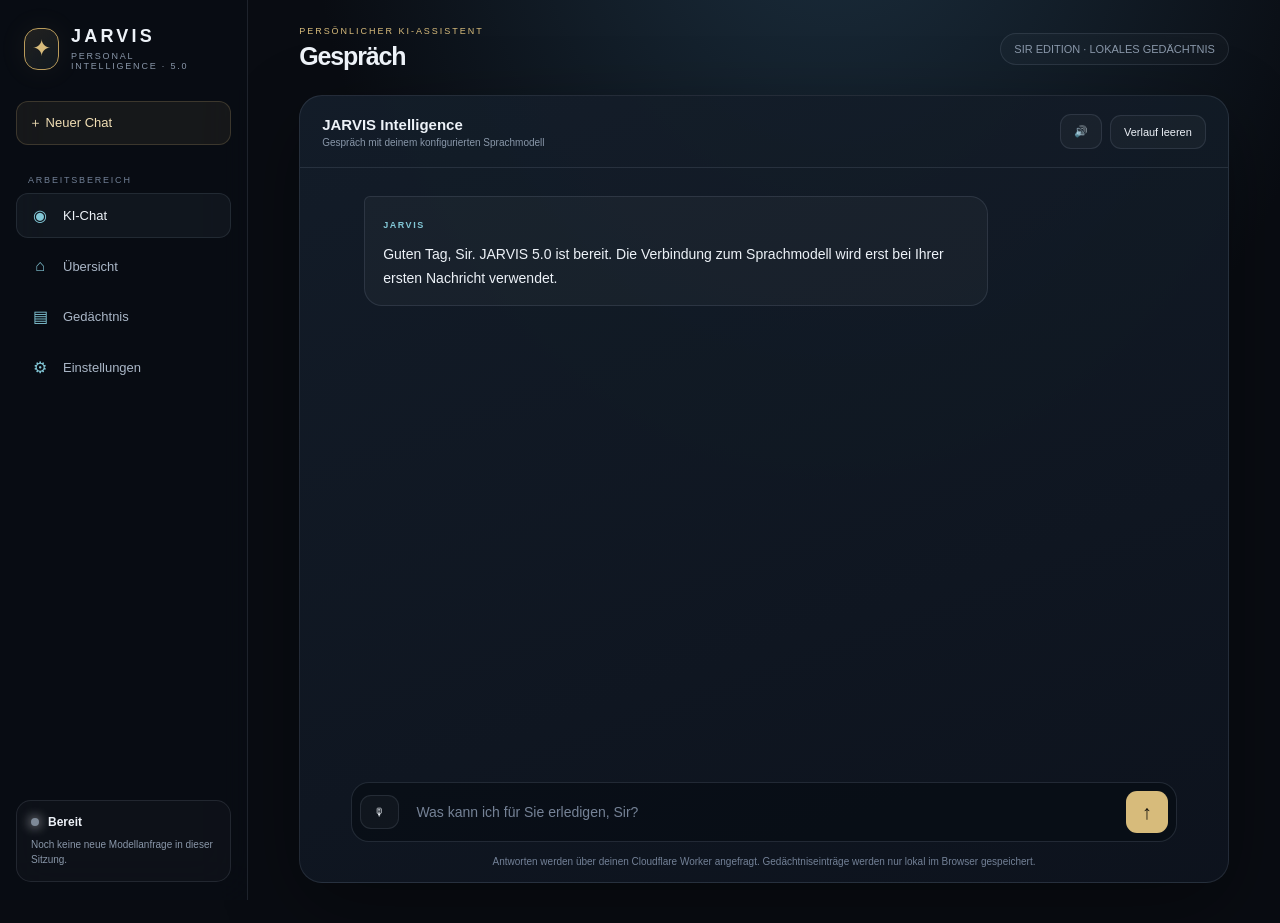
<file: index.html>
<!doctype html>
<html lang="de">
<head>
  <meta charset="utf-8">
  <meta name="viewport" content="width=device-width, initial-scale=1, viewport-fit=cover">
  <meta name="theme-color" content="#090c12">
  <meta name="description" content="JARVIS – persönlicher KI-Assistent">
  <title>JARVIS 5.0 · Personal AI</title>
  <link rel="stylesheet" href="./styles.css">
</head>
<body>
<div class="layout">
  <aside class="sidebar">
    <div class="brand"><div class="brand-symbol">✦</div><div><div class="brand-name">JARVIS</div><div class="brand-sub">PERSONAL INTELLIGENCE · 5.0</div></div></div>
    <button class="new-chat" id="newChat" type="button">＋ Neuer Chat</button>
    <div><div class="nav-label">ARBEITSBEREICH</div><nav class="nav">
      <button class="active" data-view="chat"><span>◉</span> KI-Chat</button>
      <button data-view="dashboard"><span>⌂</span> Übersicht</button>
      <button data-view="memory"><span>▤</span> Gedächtnis</button>
      <button data-view="settings"><span>⚙</span> Einstellungen</button>
    </nav></div>
    <div class="sidebar-foot"><div class="status-line"><i class="status-dot" id="connectionDot"></i><span id="connectionState">Bereit</span></div><div class="status-detail" id="connectionDetail">Noch keine Modellanfrage in dieser Sitzung.</div></div>
  </aside>
  <main class="main">
    <header class="topbar"><div><div class="eyebrow">PERSÖNLICHER KI-ASSISTENT</div><div class="page-heading" id="pageHeading">Gespräch</div></div><div class="top-right">SIR EDITION · LOKALES GEDÄCHTNIS</div></header>

    <section class="page" id="page-chat">
      <div class="chat-workspace">
        <div class="chat-head"><div><div class="chat-title">JARVIS Intelligence</div><div class="chat-caption">Gespräch mit deinem konfigurierten Sprachmodell</div></div><div class="chat-actions"><button class="quiet-button" id="speakButton" type="button" title="Letzte Antwort vorlesen">🔊</button><button class="quiet-button" id="clearHistory" type="button">Verlauf leeren</button></div></div>
        <div class="messages" id="messages" aria-live="polite"></div>
        <div class="composer-wrap"><form class="composer" id="chatForm"><button class="quiet-button" id="micButton" type="button" aria-label="Spracheingabe" title="Spracheingabe">🎙</button><input id="messageInput" autocomplete="off" placeholder="Was kann ich für Sie erledigen, Sir?" aria-label="Nachricht an JARVIS"><button class="send-button" id="sendButton" type="submit" aria-label="Senden">↑</button></form></div>
        <div class="chat-note">Antworten werden über deinen Cloudflare Worker angefragt. Gedächtniseinträge werden nur lokal im Browser gespeichert.</div>
      </div>
    </section>

    <section class="page" id="page-dashboard" hidden>
      <div class="dashboard-grid">
        <div class="hero"><div class="eyebrow">JARVIS 5.0 · SYSTEMZENTRALE</div><h1>Intelligenz. Struktur. Kontrolle.</h1><p>Ein persönlicher KI-Arbeitsbereich mit echtem Modellzugriff, lokalem Gedächtnis und einer modularen Architektur. Keine vorgetäuschten Systemaktionen.</p><div class="hero-actions"><button class="primary-button" data-open="chat">Gespräch starten ↗</button><button class="quiet-button" data-open="memory">Gedächtnis verwalten</button></div></div>
        <div class="surface"><div class="eyebrow">SYSTEMSTATUS</div><h2 class="section-heading" style="margin-top:12px">Verbindung</h2><p class="intro">Cloudflare Workers AI wird beim Senden einer Nachricht aufgerufen.</p><div class="status-line"><i class="status-dot" id="dashboardDot"></i><span id="dashboardStatus">Bereit</span></div><p class="status-detail" id="workerAddress"></p></div>
      </div>
      <div class="stat-grid"><div class="stat"><span>Gedächtniseinträge</span><strong id="dashboardMemoryCount">0</strong></div><div class="stat"><span>Gesendete Nachrichten</span><strong id="dashboardMessageCount">0</strong></div></div>
    </section>

    <section class="page" id="page-memory" hidden>
      <div class="surface"><div class="eyebrow">PERSÖNLICHER KONTEXT</div><h2 class="section-heading" style="margin-top:10px">Gedächtnis</h2><p class="intro">JARVIS durchsucht passende Einträge vor einer Modellanfrage und übergibt nur relevante Notizen als Kontext. Alle Einträge liegen in diesem Browser und können einzeln gelöscht werden.</p>
        <form class="memory-form" id="memoryForm"><label class="field-label" for="memoryTitle">Titel</label><input class="field" id="memoryTitle" maxlength="120" required placeholder="z. B. Projekt GEPARD"><label class="field-label" for="memoryCategory">Kategorie</label><select class="field" id="memoryCategory"><option>Projekt</option><option>Vorliebe</option><option>Fakt</option><option>Technik</option><option>Notiz</option></select><label class="field-label" for="memoryText">Information</label><textarea class="field" id="memoryText" rows="4" maxlength="3000" required placeholder="Was soll JARVIS später berücksichtigen?"></textarea><button class="primary-button" type="submit">Eintrag speichern</button><div class="feedback" id="memoryFeedback" aria-live="polite"></div></form>
        <div class="section-heading">Gespeicherte Informationen · <span id="memoryCount">0</span></div><div class="memory-list" id="memoryList"></div>
      </div>
    </section>

    <section class="page" id="page-settings" hidden>
      <div class="surface"><div class="eyebrow">KONFIGURATION</div><h2 class="section-heading" style="margin-top:10px">Einstellungen</h2><p class="intro">Der Worker vermittelt zwischen JARVIS und dem Sprachmodell. Der Modellname wird serverseitig festgelegt; ein API-Schlüssel gehört ausschließlich in die Cloudflare-Umgebung, niemals in diese Website.</p>
        <div class="settings-grid">
          <label><span class="field-label">Cloudflare Worker-Adresse</span><input class="field" id="workerUrl" type="url" autocomplete="url" placeholder="https://dein-worker.workers.dev"></label>
          <div class="intro">Persönlichkeit und Sicherheitsregeln werden derzeit zentral im Worker festgelegt. Die Oberfläche verändert diese Systemregeln nicht.</div>
          <div><button class="primary-button" id="saveSettings" type="button">Einstellungen speichern</button> <button class="quiet-button" id="testConnection" type="button">Verbindung testen</button></div>
          <div class="feedback" id="settingsFeedback" aria-live="polite"></div>
        </div>
        <p class="intro">Kostenkontrolle: Die Modellanfragen nutzen das Kontingent deines bestehenden Cloudflare-Kontos. JARVIS löst keine kostenpflichtigen Upgrades aus. Lokales Gedächtnis, Oberfläche und Spracheingabe benötigen keine KI-API.</p>
      </div>
    </section>
  </main>
</div>
<nav class="mobile-nav" aria-label="Hauptnavigation">
  <button class="active" data-view="chat"><span>◉</span>Chat</button>
  <button data-view="dashboard"><span>⌂</span>Übersicht</button>
  <button data-view="memory"><span>▤</span>Gedächtnis</button>
  <button data-view="settings"><span>⚙</span>Setup</button>
</nav>
<script type="module" src="./app.js"></script>
</body>
</html>
</file>
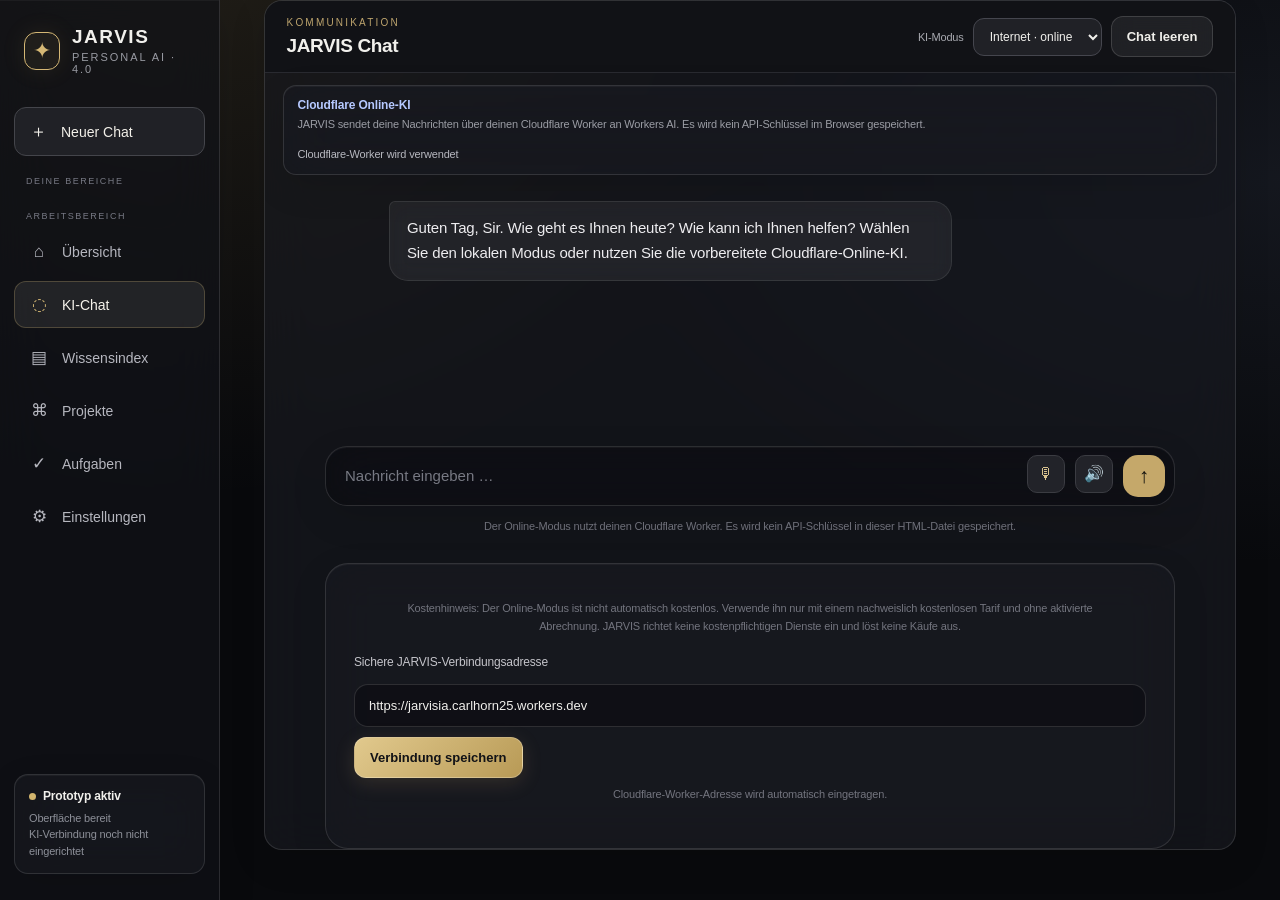
<file: JARVIS4_1_LiquidGlass_Index 2.html>
<!doctype html>
<html lang="de">
<head>
<meta charset="utf-8">
<meta name="viewport" content="width=device-width, initial-scale=1, viewport-fit=cover">
<meta name="theme-color" content="#17191f">
<title>JARVIS 4.1 · Sir Edition</title>
<style>
:root {
  --site-primary: #b99a55;
  --site-on-primary: #111216;
  --site-secondary: #24262c;
  --site-on-secondary: #f1f0ec;
  --site-background: #101114;
  --site-on-background: #f1f0ec;
  --site-font-body: -apple-system, BlinkMacSystemFont, "Segoe UI", sans-serif;
  --site-font-heading: -apple-system, BlinkMacSystemFont, "Segoe UI", sans-serif;
  --site-heading-scale: 1;
  --site-spacing-scale: 1;
  --site-radius-scale: 1;
  --site-decoration-opacity: 1;
  color-scheme: dark light;
}
* { box-sizing: border-box; }
body { margin: 0; background: var(--site-background); color: var(--site-on-background); font-family: var(--site-font-body); }
#app { min-height: 100vh; min-height: 100dvh; width: 100%; background-color: var(--site-background); color: var(--site-on-background); border-radius: 0; }
.shell { display:grid; grid-template-columns: 250px minmax(0,1fr); min-height:100vh; min-height:100dvh; }
aside { background:#15161a; border-right:1px solid #303137; padding:24px 16px; display:flex; flex-direction:column; gap:28px; }
.brand { display:flex; align-items:center; gap:12px; padding:0 8px; }
.brand-mark { width:42px;height:42px;border:1px solid var(--site-primary);border-radius:13px;display:grid;place-items:center;color:var(--site-primary);font-size:22px;box-shadow:0 0 24px #b99a551c; }
.brand-name { font-family:var(--site-font-heading);font-size:calc(19px * var(--site-heading-scale));letter-spacing:.13em;font-weight:750; }
.brand-version { color:#999ba3;font-size:11px;letter-spacing:.18em;margin-top:3px; }
.nav-label { font-size:10px;color:#777984;letter-spacing:.2em;padding:0 12px;margin-bottom:8px; }
nav { display:grid; gap:6px; }
.nav-btn { width:100%;display:flex;align-items:center;gap:12px;text-align:left;background:transparent;border:1px solid transparent;color:#b6b7bf;padding:13px 12px;border-radius:12px;font:inherit;font-size:14px;cursor:pointer; }
.nav-btn.active,.nav-btn:hover { background:#26272c;border-color:#3b3c42;color:#f7f4ec; }
.nav-btn.active .nav-icon { color:var(--site-primary); }
.nav-icon { width:22px;text-align:center;font-size:17px; }
.side-status { margin-top:auto;border:1px solid #35363c;background:#1d1e23;border-radius:14px;padding:14px; }
.status-dot { width:7px;height:7px;border-radius:50%;background:#d2b56e;display:inline-block;margin-right:7px; }
.status-title {font-size:12px;font-weight:650;}
.status-sub {font-size:11px;color:#8d9099;margin-top:7px;line-height:1.5;}
main { min-width:0; padding:26px clamp(16px,3vw,40px) 28px; }
.topbar { display:flex;justify-content:space-between;align-items:center;gap:16px;margin-bottom:30px; }
.eyebrow {font-size:10px;color:#a4a5ac;letter-spacing:.22em;text-transform:uppercase;}
.top-title {font-size:calc(25px * var(--site-heading-scale));font-weight:650;letter-spacing:-.04em;margin-top:6px;}
.top-actions {display:flex;align-items:center;gap:10px;}
.pill { border:1px solid #3a3b42;background:#1c1d22;color:#c8c8ce;border-radius:999px;padding:9px 12px;font-size:12px; }
.avatar { width:35px;height:35px;border-radius:50%;display:grid;place-items:center;background:#343037;color:#e7d4a4;border:1px solid #5b4d30;font-size:12px;font-weight:700; }
.panel {background:#17181c;border:1px solid #303137;border-radius:18px;padding:clamp(16px,2vw,24px);}
.hero {display:grid;grid-template-columns:minmax(0,1.3fr) minmax(200px,.7fr);gap:20px;align-items:stretch;margin-bottom:18px;}
.hero-main {position:relative;overflow:hidden;min-height:230px;background:linear-gradient(130deg,#1c1d21,#141519 72%);}
.hero-main:after {content:"";position:absolute;width:260px;height:260px;right:-85px;top:-90px;border-radius:50%;border:1px solid #b99a5533;box-shadow:0 0 0 30px #b99a5507,0 0 0 65px #b99a5505;pointer-events:none;opacity:var(--site-decoration-opacity);}
.hero-copy {position:relative;z-index:1;max-width:560px;}
.hero-kicker {color:var(--site-primary);font-size:11px;letter-spacing:.18em;text-transform:uppercase;}
h1 {font-size:clamp(28px,4vw,43px);line-height:1.08;letter-spacing:-.055em;font-weight:650;margin:16px 0 12px;max-width:500px;}
.hero-copy p {font-size:14px;line-height:1.7;color:#a8a9b0;max-width:510px;margin:0 0 22px;}
.btn {border:1px solid #4a4b50;border-radius:10px;background:#24252a;color:#f0efeb;padding:11px 14px;font:inherit;font-size:13px;font-weight:600;cursor:pointer;}
.btn.primary {background:var(--site-primary);border-color:var(--site-primary);color:var(--site-on-primary);}
.btn:hover {filter:brightness(1.08);}
.hero-buttons {display:flex;flex-wrap:wrap;gap:9px;}
.system-card {display:flex;flex-direction:column;justify-content:space-between;gap:24px;}
.system-top {display:flex;align-items:center;justify-content:space-between;gap:10px;}
.system-top strong {font-size:13px;}
.chip {font-size:10px;color:#d7c38e;border:1px solid #635332;background:#302a1d;padding:5px 8px;border-radius:999px;white-space:nowrap;}
.system-metric {font-size:25px;font-weight:650;letter-spacing:-.04em;margin-top:8px;}
.system-caption {font-size:12px;color:#92949d;margin-top:4px;}
.meter {height:5px;background:#303137;border-radius:999px;overflow:hidden;margin-top:14px;}
.meter span {display:block;width:24%;height:100%;background:var(--site-primary);border-radius:999px;}
.metrics {display:grid;grid-template-columns:repeat(3,minmax(0,1fr));gap:14px;margin-bottom:18px;}
.metric-card {padding:17px 18px;}
.metric-head {display:flex;align-items:center;justify-content:space-between;color:#9b9da5;font-size:12px;gap:8px;}
.metric-icon {color:var(--site-primary);font-size:18px;}
.metric-number {font-size:25px;font-weight:650;margin-top:14px;letter-spacing:-.04em;}
.metric-note {font-size:11px;color:#8e9098;margin-top:5px;}
.lower {display:grid;grid-template-columns:minmax(0,1.15fr) minmax(250px,.85fr);gap:18px;}
.section-head {display:flex;justify-content:space-between;align-items:center;gap:10px;margin-bottom:17px;}
.section-title {font-size:15px;font-weight:650;}
.section-link {font-size:11px;color:var(--site-primary);background:none;border:0;cursor:pointer;}
.chat-panel {display:flex;flex-direction:column;min-height:310px;}
.chat-log {display:flex;flex-direction:column;gap:12px;flex:1;max-height:300px;overflow:auto;padding:2px 2px 14px;}
.message {max-width:90%;padding:12px 14px;border-radius:13px;font-size:13px;line-height:1.6;white-space:pre-wrap;overflow-wrap:anywhere;}
.message.assistant {align-self:flex-start;background:#24252a;border:1px solid #383940;color:#e4e3df;border-top-left-radius:4px;}
.message.user {align-self:flex-end;background:#3b3322;border:1px solid #685632;color:#f2e8d0;border-top-right-radius:4px;}
.chat-compose {display:flex;gap:8px;border:1px solid #3a3b42;background:#111216;border-radius:13px;padding:6px;margin-top:12px;}
.chat-compose input {min-width:0;flex:1;background:transparent;border:0;outline:none;color:#f1f0ec;padding:8px 9px;font:inherit;font-size:13px;}
.chat-compose input::placeholder {color:#777983;}
.send {width:38px;height:38px;border:0;border-radius:10px;background:var(--site-primary);color:#171717;font-size:18px;cursor:pointer;}
.knowledge-list {display:grid;gap:10px;}
.knowledge-item {display:flex;align-items:center;gap:12px;padding:12px;border-radius:12px;border:1px solid #32333a;background:#1d1e23;}
.knowledge-symbol {width:35px;height:35px;border-radius:10px;display:grid;place-items:center;background:#302a1d;color:var(--site-primary);font-size:16px;flex-shrink:0;}
.knowledge-title {font-size:12px;font-weight:650;}
.knowledge-desc {font-size:11px;color:#9698a1;margin-top:4px;line-height:1.4;}
.view {display:none;}
.view.active {display:block;}
.view-heading {font-size:24px;letter-spacing:-.04em;margin:0 0 8px;}
.view-intro {color:#a4a5ac;font-size:13px;line-height:1.7;margin:0 0 22px;}
.field-label {display:block;font-size:12px;color:#c4c4ca;margin-bottom:7px;}
.field {width:100%;background:#111216;border:1px solid #3a3b42;color:#f0efeb;border-radius:10px;padding:11px 12px;font:inherit;font-size:13px;margin-bottom:16px;}
textarea.field {min-height:110px;resize:vertical;}
.setting-row {display:flex;align-items:center;justify-content:space-between;gap:16px;border-bottom:1px solid #303137;padding:15px 0;}
.setting-row:last-child {border-bottom:0;}
.setting-name {font-size:13px;font-weight:600;}
.setting-desc {font-size:11px;color:#9597a0;margin-top:5px;line-height:1.5;}
.toggle {accent-color:var(--site-primary);width:18px;height:18px;}
.note {color:#9698a1;font-size:11px;line-height:1.6;margin-top:14px;}
.mobile-nav {display:none;}
@media(max-width:850px) { .shell{grid-template-columns:1fr;} aside{display:none;} main{padding:20px 15px 90px;} .hero{grid-template-columns:1fr;} .hero-main{min-height:210px;} .lower{grid-template-columns:1fr;} .mobile-nav{display:flex;position:fixed;z-index:5;bottom:0;left:0;right:0;background:#17181cef;backdrop-filter:blur(14px);border-top:1px solid #36373e;padding:8px max(8px,env(safe-area-inset-right)) calc(8px + env(safe-area-inset-bottom)) max(8px,env(safe-area-inset-left));justify-content:space-around;gap:4px;} .mobile-nav .nav-btn{display:flex;flex-direction:column;gap:4px;text-align:center;align-items:center;padding:8px 4px;font-size:10px;border-radius:9px;} .mobile-nav .nav-icon{font-size:17px;} .topbar{margin-bottom:20px;} }
@media(max-width:480px) { .metrics{grid-template-columns:1fr 1fr;} .metrics .metric-card:last-child{grid-column:1/-1;} .pill{display:none;} .top-title{font-size:22px;} .message{max-width:96%;} }

/* JARVIS 4.1 refresh: calmer hierarchy, modern chat, responsive spacing */
:root { --site-primary:#c5a86a; --site-secondary:#202126; --site-background:#0b0c0f; }
body { background:#0b0c0f; letter-spacing:-.01em; }
#app { background:radial-gradient(ellipse at 75% -10%, #242019 0, #0b0c0f 42%); }
.shell { grid-template-columns:220px minmax(0,1fr); }
aside { background:rgba(16,17,21,.92); border-right:1px solid #28292e; padding:26px 14px; gap:32px; }
.brand { padding:0 10px; }
.brand-mark { width:38px;height:38px;border-radius:12px;background:#c5a86a12; }
.brand-name { letter-spacing:.08em; }
.nav-label { font-size:9px; letter-spacing:.17em; }
.nav-btn { padding:12px 13px; border-radius:12px; transition:background .18s ease,border-color .18s ease; }
.nav-btn.active,.nav-btn:hover { background:#24252a; border-color:#34353b; }
main { padding:28px clamp(18px,3.4vw,48px) 36px; max-width:1500px; width:100%; margin:0 auto; }
.topbar { margin-bottom:28px; }
.top-title { font-size:clamp(24px,2.4vw,32px); letter-spacing:-.055em; }
.panel { background:rgba(22,23,28,.92); border:1px solid #2d2e34; border-radius:22px; padding:clamp(18px,2.2vw,28px); box-shadow:0 12px 40px #00000016; }
.hero-main { background:linear-gradient(135deg,#202126 0%,#17181d 58%,#171510 100%); min-height:215px; }
.hero-main:after { border-color:#c5a86a26; }
h1 { font-size:clamp(30px,3.3vw,44px); line-height:1.06; }
.hero-copy p,.view-intro { max-width:58ch; }
.metrics { gap:12px; }
.metric-card { padding:17px 18px; }
.lower { gap:16px; }
.section-title { font-size:15px; letter-spacing:-.02em; }
/* Modern conversation layout */
#view-chat.active { display:block; }
#view-chat .chat-panel { height:calc(100dvh - 150px); min-height:520px !important; max-height:900px; padding:0; overflow:hidden; background:#111216; border-color:#2b2c32; display:flex; }
#view-chat .section-head { margin:0; padding:20px 24px; border-bottom:1px solid #292a30; flex-shrink:0; }
#view-chat .section-head .section-title { font-size:19px; font-weight:650; }
#view-chat .section-head .eyebrow { color:#bda46d; }
#view-chat .chat-log { flex:1; max-height:none; padding:26px clamp(16px,5vw,64px); gap:22px; overscroll-behavior:contain; }
.message { max-width:min(78%,680px); padding:14px 17px; border-radius:19px; font-size:15px; line-height:1.65; box-shadow:none; }
.message.assistant { background:#202126; border:1px solid #303138; border-radius:6px 19px 19px 19px; color:#eeedf0; }
.message.user { background:#c5a86a; border:1px solid #c5a86a; color:#171613; border-radius:19px 6px 19px 19px; }
#view-chat .chat-compose { margin:0 20px 12px; padding:8px 9px 8px 16px; border-radius:22px; background:#1b1c21; border:1px solid #383940; gap:10px; flex-shrink:0; }
#view-chat .chat-compose:focus-within { border-color:#8d774b; box-shadow:0 0 0 3px #c5a86a12; }
#view-chat .chat-compose input { font-size:15px; padding:11px 3px; }
#view-chat .send { width:42px;height:42px;border-radius:15px;background:#c5a86a;color:#14130f;font-size:21px; }
#view-chat .note { padding:0 24px 16px; margin-top:0; text-align:center; color:#73757f; font-size:11px; }
.chat-panel:not(#view-chat .chat-panel) .chat-log { max-height:260px; }
.chat-compose { border-radius:18px; }
.chat-compose input { font-size:14px; }
.send { border-radius:13px; }
.knowledge-item { padding:14px; border-radius:15px; background:#1c1d22; }
.field { border-radius:13px; padding:13px 14px; }
.btn { border-radius:12px; padding:12px 15px; }
.mobile-nav { background:rgba(17,18,22,.94); border-top-color:#2b2c32; box-shadow:0 -10px 30px #00000024; }
.index-tools{display:grid;grid-template-columns:minmax(0,1.4fr) minmax(140px,.6fr);gap:10px;margin-bottom:16px}.index-tools .field{margin-bottom:0}.knowledge-item{align-items:flex-start}.knowledge-item .knowledge-desc{white-space:pre-wrap;overflow-wrap:anywhere}.item-actions{display:flex;gap:7px;flex-shrink:0;flex-wrap:wrap}.item-actions .btn{padding:8px 10px;font-size:11px}.item-meta{font-size:10px;color:#858791;margin-top:7px}.source-link{color:var(--site-primary);font-size:11px;display:inline-block;margin-top:6px;overflow-wrap:anywhere}@media(max-width:520px){.index-tools{grid-template-columns:1fr}.knowledge-item{flex-wrap:wrap}.item-actions{width:100%}}
@media(max-width:850px) {
 .shell { grid-template-columns:1fr; }
 main { padding:18px 13px calc(94px + env(safe-area-inset-bottom)); }
 .topbar { align-items:flex-start; margin-bottom:18px; }
 .top-title { font-size:25px; }
 .hero { gap:12px; }
 .hero-main { min-height:0; }
 .panel { border-radius:19px; }
 .metrics { gap:9px; }
 .metric-card { padding:14px; }
 #view-chat .chat-panel { height:calc(100dvh - 145px); min-height:430px !important; max-height:none; }
 #view-chat .section-head { padding:16px; }
 #view-chat .chat-log { padding:20px 13px; gap:17px; }
 .message { max-width:90%; font-size:14px; padding:12px 14px; }
 #view-chat .chat-compose { margin:0 10px 10px; padding:6px 7px 6px 13px; }
 #view-chat .note { padding:0 12px 12px; }
}
@media(max-width:480px) {
 .eyebrow { font-size:9px; }
 .top-actions { gap:6px; }
 .hero-copy p { font-size:13px; }
 .hero-buttons .btn { font-size:12px; }
 .metrics { grid-template-columns:1fr 1fr; }
 .metrics .metric-card:last-child { grid-column:auto; }
 .metric-number { font-size:22px; }
 .lower { gap:12px; }
 #view-chat .chat-panel { height:calc(100dvh - 138px); min-height:400px !important; }
 #view-chat .section-head .btn { padding:9px 10px; font-size:11px; }
 .message { max-width:94%; }
}


/* KI-Modi: transparente Verbindungslage */
.chat-head-actions{display:flex;align-items:center;gap:9px;flex-wrap:wrap}.mode-label{font-size:11px;color:#a8a9b0}.mode-select{background:#202126;color:#f1f0ec;border:1px solid #45464e;border-radius:11px;padding:10px 12px;font:inherit;font-size:12px;max-width:190px}.mode-status{display:flex;flex-direction:column;gap:4px;margin:12px 20px 0;padding:12px 14px;background:#1b1c21;border:1px solid #33343b;border-radius:13px;font-size:12px}.mode-status strong{color:#d9c18a;font-size:12px}.mode-status span{color:#9b9da5;line-height:1.5;font-size:11px}.mode-status.online strong{color:#b6c9ff}.mode-status.local strong{color:#d9c18a}@media(max-width:520px){.chat-head-actions{width:100%;justify-content:space-between}.mode-select{flex:1;min-width:120px}.mode-status{margin:10px 10px 0}}


/* JARVIS secure Qwen proxy settings */
#onlineSetup .field{margin:8px 0 10px}
#onlineSetup .note{display:block;margin-top:8px}
#onlineSetup .field-label{margin-top:4px}
#onlineSetup{border-color:#4b412d;background:#17171a}
/* JARVIS Chat workspace: compact, ChatGPT-inspired layout */
.new-chat-btn{border-color:#44454b;background:#202126;color:#f2f0e9;margin:0 0 6px;padding:12px;border-radius:12px}
.recent-chats{margin-top:-18px;margin-bottom:-15px}
#view-chat.active{display:block}
#view-chat.active~*{ }
#view-chat .chat-panel{height:calc(100dvh - 50px);min-height:520px!important;max-height:none;border-radius:18px;background:#0f1013;border-color:#2a2b30}
#view-chat .section-head{padding:15px 22px;background:#111216}
#view-chat .mode-status{margin:12px 18px 0}
.model-actions{display:flex;align-items:center;gap:12px;flex-wrap:wrap;margin-top:9px}
#loadProgress{color:#b8b9c0;font-size:11px;line-height:1.5}
#view-chat .chat-log{max-width:850px;width:100%;align-self:center}
#view-chat .chat-compose{max-width:850px;width:calc(100% - 36px);align-self:center}
#view-chat .note{max-width:850px;width:100%;align-self:center}
@media(min-width:851px){#view-chat.active{margin-top:-16px}body:has(#view-chat.active) .topbar{display:none}body:has(#view-chat.active) main{padding-top:16px}body:has(#view-chat.active) aside{height:100dvh;position:sticky;top:0}}
@media(max-width:850px){#view-chat .chat-panel{height:calc(100dvh - 125px);min-height:430px!important}#view-chat .mode-status{margin:9px 10px 0}#view-chat .chat-compose{width:calc(100% - 20px)}}


/* JARVIS 4.1 — Liquid Glass inspired: translucent layers, restrained gold */
:root{--site-primary:#d5b875;--glass:rgba(255,255,255,.055);--glass-strong:rgba(255,255,255,.085);--glass-border:rgba(255,255,255,.12)}
body{background:radial-gradient(ellipse at 15% -10%,rgba(190,159,91,.14),transparent 42%),radial-gradient(ellipse at 100% 20%,rgba(103,118,155,.12),transparent 38%),#090a0d}
#app{background:transparent}
aside,.panel,.side-status,.knowledge-item,.mode-status,.chat-compose,.mobile-nav{background:rgba(24,26,32,.68)!important;border-color:var(--glass-border)!important;backdrop-filter:blur(24px) saturate(145%);-webkit-backdrop-filter:blur(24px) saturate(145%);box-shadow:inset 0 1px 0 rgba(255,255,255,.045),0 12px 36px rgba(0,0,0,.12)}
aside{background:rgba(17,19,24,.72)!important}
.panel{border-radius:23px}
.hero-main{background:linear-gradient(135deg,rgba(53,49,39,.76),rgba(20,22,28,.62))!important}
.btn,.nav-btn,.field,.mode-select,.pill{transition:all .2s ease}
.btn{border-color:rgba(255,255,255,.14);background:rgba(255,255,255,.065);backdrop-filter:blur(12px)}
.btn.primary{background:linear-gradient(135deg,#e1c98d,#b89a56);border-color:rgba(255,255,255,.22);box-shadow:0 5px 20px rgba(197,168,106,.16)}
.nav-btn.active,.nav-btn:hover{background:rgba(255,255,255,.075)!important;border-color:rgba(213,184,117,.26)!important}
.field,.chat-compose{background:rgba(5,7,10,.42)!important;border-color:rgba(255,255,255,.13)!important;border-radius:14px}
.knowledge-item{border-radius:17px!important}
.message.assistant{background:rgba(255,255,255,.055)!important;border-color:rgba(255,255,255,.09)!important;backdrop-filter:blur(10px)}
.message.user{background:rgba(170,137,65,.17)!important;border-color:rgba(213,184,117,.22)!important}
#knowledgeForm{padding:16px;border:1px solid rgba(255,255,255,.1);border-radius:18px;background:rgba(0,0,0,.13);margin-top:16px}
.search-hero{padding:clamp(18px,3vw,28px);margin:18px 0;border:1px solid rgba(213,184,117,.2);border-radius:22px;background:linear-gradient(130deg,rgba(213,184,117,.10),rgba(255,255,255,.035));box-shadow:inset 0 1px 0 rgba(255,255,255,.07)}
.search-hero .field{font-size:15px;padding:15px 16px;margin:12px 0 0}
.search-summary{font-size:12px;color:#b8b9c1;line-height:1.6;margin:10px 2px 0}
.index-section-label{font-size:10px;color:#d5b875;letter-spacing:.17em;text-transform:uppercase;margin:22px 0 10px}
@media(prefers-reduced-motion:reduce){*,*::before,*::after{transition:none!important;scroll-behavior:auto!important}}


/* Voice controls: explicit microphone activation and optional spoken replies */
.voice-btn{flex:0 0 38px;width:38px;height:38px;border:1px solid #3b3c42;border-radius:10px;background:#222329;color:#d8c28e;font-size:16px;cursor:pointer}
.voice-btn:hover,.voice-btn.listening{border-color:var(--site-primary);background:#3a3120}
.voice-btn:focus-visible{outline:2px solid var(--site-primary);outline-offset:2px}
.voice-btn:disabled{opacity:.45;cursor:not-allowed}
@media(max-width:380px){.voice-btn{flex-basis:34px;width:34px;height:38px}}


/* JARVIS Aufgaben & Erinnerungen — lokal, ohne externe Dienste */
.metrics{grid-template-columns:repeat(4,minmax(0,1fr))}
.task-dashboard-panel{margin:0 0 18px}
.task-dashboard-subtitle{font-size:11px;color:#9698a1;margin-top:5px}
.task-dashboard-list,.task-list{display:grid;gap:10px}
.task-dashboard-row{display:flex;align-items:center;gap:12px;padding:12px 14px;border:1px solid rgba(255,255,255,.09);border-radius:14px;background:rgba(255,255,255,.035)}
.task-row{display:flex;align-items:center;gap:12px;padding:14px;border:1px solid rgba(255,255,255,.10);border-radius:16px;background:rgba(255,255,255,.035)}
.task-row.is-complete .task-title,.task-dashboard-row.is-complete .task-title{text-decoration:line-through;color:#9698a1}
.task-row.is-overdue{border-color:rgba(220,130,130,.34)}
.task-check{flex:0 0 36px;width:36px;height:36px;border:1px solid rgba(213,184,117,.35);border-radius:11px;background:rgba(213,184,117,.10);color:#e2c982;font-size:17px;cursor:pointer}
.task-check:hover{background:rgba(213,184,117,.2)}
.task-copy{flex:1;min-width:0}
.task-title{font-size:13px;font-weight:650;overflow-wrap:anywhere}
.task-details{font-size:11px;color:#a2a4ad;line-height:1.5;margin-top:5px;white-space:pre-wrap;overflow-wrap:anywhere}
.task-meta{display:flex;align-items:center;gap:8px;flex-wrap:wrap;margin-top:7px}
.task-due{font-size:10px;color:#aeb0b8}
.task-due.today{color:#e7cf91}
.task-due.overdue{color:#e5a0a0}
.task-actions{display:flex;gap:7px;flex-shrink:0;flex-wrap:wrap}
.task-actions .btn{padding:8px 10px;font-size:11px}
.task-form{display:grid;grid-template-columns:minmax(0,1.35fr) minmax(190px,.65fr);gap:18px;margin:18px 0 12px;padding:18px;border:1px solid rgba(255,255,255,.10);border-radius:18px;background:rgba(0,0,0,.13)}
.task-form .field{margin-bottom:12px}
.task-form textarea.field{min-height:84px}
.task-form-actions{display:flex;gap:8px;flex-wrap:wrap;margin-top:4px}
.task-summary-grid{display:grid;grid-template-columns:repeat(3,minmax(0,1fr));gap:10px;margin:18px 0}
.task-summary-card{padding:13px 15px;border:1px solid rgba(255,255,255,.09);border-radius:15px;background:rgba(255,255,255,.035)}
.task-summary-value{font-size:21px;font-weight:700;color:#e2c982}
.task-summary-label{font-size:10px;color:#a1a3ac;margin-top:4px}
.task-empty{padding:18px;border:1px dashed rgba(255,255,255,.15);border-radius:14px;color:#a1a3ac;font-size:12px;line-height:1.6;text-align:center}
@media(max-width:850px){.metrics{grid-template-columns:repeat(2,minmax(0,1fr))}.task-form{grid-template-columns:1fr}.task-row{align-items:flex-start;flex-wrap:wrap}.task-actions{width:100%;padding-left:48px}}
@media(max-width:480px){.task-summary-grid{gap:7px}.task-summary-card{padding:11px}.task-row{gap:9px}.task-actions{padding-left:0}.task-actions .btn{flex:1}.task-dashboard-row{align-items:flex-start;flex-wrap:wrap}.task-dashboard-row .btn{margin-left:48px}}

</style>
</head>
<body>
<div id="app">
<div class="shell">
<aside>
  <div class="brand"><div class="brand-mark">✦</div><div><div class="brand-name">JARVIS</div><div class="brand-version">PERSONAL AI · 4.0</div></div></div>
  <button class="nav-btn new-chat-btn" id="newChatBtn" type="button"><span class="nav-icon">＋</span> Neuer Chat</button><div class="recent-chats"><div class="nav-label">DEINE BEREICHE</div></div><div><div class="nav-label">ARBEITSBEREICH</div><nav class="side-nav">
    <button class="nav-btn" data-view="dashboard"><span class="nav-icon">⌂</span> Übersicht</button>
    <button class="nav-btn active" data-view="chat"><span class="nav-icon">◌</span> KI-Chat</button>
    <button class="nav-btn" data-view="knowledge"><span class="nav-icon">▤</span> Wissensindex</button>
    <button class="nav-btn" data-view="projects"><span class="nav-icon">⌘</span> Projekte</button>
    <button class="nav-btn" data-view="tasks"><span class="nav-icon">✓</span> Aufgaben</button>
    <button class="nav-btn" data-view="settings"><span class="nav-icon">⚙</span> Einstellungen</button>
  </nav></div>
  <div class="side-status"><div class="status-title"><span class="status-dot"></span>Prototyp aktiv</div><div class="status-sub">Oberfläche bereit<br>KI-Verbindung noch nicht eingerichtet</div></div>
</aside>
<main>
  <header class="topbar"><div><div class="eyebrow">PERSÖNLICHER ASSISTENT</div><div class="top-title" id="pageTitle">Guten Tag, Sir. JARVIS ist bereit.</div></div><div class="top-actions"><span class="pill">● Lokaler Prototyp</span><div class="avatar">J</div></div></header>

  <section class="view" id="view-dashboard">
    <div class="hero">
      <div class="panel hero-main"><div class="hero-copy"><div class="hero-kicker">JARVIS 4.1 · SYSTEMÜBERSICHT</div><h1>Ein klarer Kopf für deine nächsten Ideen.</h1><p>Dein persönlicher KI-Arbeitsbereich. Wir bauen hier Chat, Wissen und Werkzeuge Schritt für Schritt zusammen.</p><div class="hero-buttons"><button class="btn primary" data-go="chat">Gespräch starten&nbsp; ↗</button><button class="btn" data-go="knowledge">Wissen verwalten</button></div></div></div>
      <div class="panel system-card"><div><div class="system-top"><strong>KI-Verbindung</strong><span class="chip">Noch nicht verbunden</span></div><div class="system-metric">Bereit für Aufbau</div><div class="system-caption">Die Oberfläche läuft lokal als Demo.</div><div class="meter"><span></span></div></div><div><div class="system-top"><strong>Nächster Schritt</strong><span class="metric-icon">⌁</span></div><div class="system-caption" style="line-height:1.7;margin-top:8px">Qwen über eine sichere Schnittstelle verbinden und echte Antworten in diesen Chat holen.</div></div></div>
    </div>
    <div class="metrics"><div class="panel metric-card"><div class="metric-head">Wissenseinträge <span class="metric-icon">▤</span></div><div class="metric-number" id="knowledgeCount">0</div><div class="metric-note">In diesem Browser gespeichert</div></div><div class="panel metric-card"><div class="metric-head">Gespeicherte Notizen <span class="metric-icon">✎</span></div><div class="metric-number" id="noteCount">0</div><div class="metric-note">Dein persönliches Gedächtnis</div></div><div class="panel metric-card"><div class="metric-head">KI-Status <span class="metric-icon">◉</span></div><div class="metric-number" style="font-size:20px">Demo</div><div class="metric-note">Noch keine echte Modellanbindung</div></div><div class="panel metric-card"><div class="metric-head">Offene Aufgaben <span class="metric-icon">✓</span></div><div class="metric-number" id="taskCount">0</div><div class="metric-note">Lokal gespeicherte Aufgaben</div></div></div>
     <div class="panel task-dashboard-panel"><div class="section-head"><div><div class="section-title">Aufgaben & Erinnerungen</div><div class="task-dashboard-subtitle">Fällige und nächste Aufgaben auf einen Blick.</div></div><button class="section-link" data-go="tasks">Alle Aufgaben öffnen ↗</button></div><div id="dashboardTaskItems" class="task-dashboard-list" aria-live="polite"><div class="task-empty">Noch keine offenen Aufgaben.</div></div></div>
    <div class="lower"><div class="panel chat-panel"><div class="section-head"><div class="section-title">Direkt mit JARVIS sprechen</div><button class="section-link" data-go="chat">Vollständigen Chat öffnen ↗</button></div><div class="chat-log" id="chatLog"><div class="message assistant">Guten Tag, Sir. Ich bin JARVIS. Die Oberfläche ist bereit; eine echte KI-Verbindung muss noch eingerichtet werden.</div></div><form class="chat-compose" id="chatForm"><input id="chatInput" autocomplete="off" placeholder="Schreibe eine Nachricht …" aria-label="Nachricht an JARVIS"><button class="voice-btn" id="voiceInputQuick" type="button" aria-label="Nachricht diktieren" title="Nachricht diktieren">🎙</button><button class="voice-btn" id="speakLastQuick" type="button" aria-label="Letzte Antwort vorlesen" title="Letzte Antwort vorlesen">🔊</button><button class="send" type="submit" aria-label="Senden">↑</button></form><div class="note">Hinweis: Dieser Demo-Chat antwortet noch nicht mit einem Sprachmodell. Nachrichten können in dieser Sitzung angezeigt werden.</div></div>
    <div class="panel"><div class="section-head"><div class="section-title">Wissen & Gedächtnis</div><button class="section-link" data-go="knowledge">Öffnen ↗</button></div><div class="knowledge-list"><div class="knowledge-item"><div class="knowledge-symbol">✧</div><div><div class="knowledge-title">JARVIS-Persönlichkeit</div><div class="knowledge-desc">Präzise, sachlich, deutschsprachig und lösungsorientiert.</div></div></div><div class="knowledge-item"><div class="knowledge-symbol">⌘</div><div><div class="knowledge-title">Projektwissen</div><div class="knowledge-desc">Lege eigene Informationen und Projektideen an.</div></div></div><div class="knowledge-item"><div class="knowledge-symbol">◷</div><div><div class="knowledge-title">Browser-Speicherung</div><div class="knowledge-desc">Einträge werden, soweit verfügbar, auf diesem Gerät gespeichert.</div></div></div></div></div></div>
  </section>

  <section class="view active" id="view-chat"><div class="panel chat-panel" style="min-height:60vh"><div class="section-head"><div><div class="eyebrow">KOMMUNIKATION</div><div class="section-title" style="margin-top:7px">JARVIS Chat</div></div><div class="chat-head-actions"><label class="mode-label" for="aiMode">KI-Modus</label><select id="aiMode" class="mode-select" aria-label="KI-Modus"><option value="local">Lokal · iPad</option><option value="internet">Internet · online</option></select><button class="btn" id="clearChat">Chat leeren</button></div></div><div class="mode-status local" id="modeStatus"><strong id="modelStatusTitle">Lokale KI noch nicht geladen</strong><span id="modelStatusText">Beim ersten Start muss ein kleines Sprachmodell heruntergeladen werden. Danach kann es lokal im Browser laufen. Die Modell-Dateien sind mehrere hundert MB groß.</span><div class="model-actions"><button class="btn primary" id="loadLocalModel" type="button">Lokale KI laden</button><span id="loadProgress" aria-live="polite">Noch nicht gestartet</span></div></div><div class="chat-log" id="fullChatLog"><div class="message assistant">Guten Tag, Sir. Wie geht es Ihnen heute? Wie kann ich Ihnen helfen? Wählen Sie den lokalen Modus oder nutzen Sie die vorbereitete Cloudflare-Online-KI.</div></div><form class="chat-compose" id="fullChatForm"><input id="fullChatInput" autocomplete="off" placeholder="Nachricht eingeben …" aria-label="Nachricht an JARVIS"><button class="voice-btn" id="voiceInputFull" type="button" aria-label="Nachricht diktieren" title="Nachricht diktieren">🎙</button><button class="voice-btn" id="speakLastFull" type="button" aria-label="Letzte Antwort vorlesen" title="Letzte Antwort vorlesen">🔊</button><button class="send" type="submit" aria-label="Senden">↑</button></form><div class="note" id="chatHelp">Der Online-Modus nutzt deinen Cloudflare Worker. Es wird kein API-Schlüssel in dieser HTML-Datei gespeichert.</div>
<div id="onlineSetup" class="panel" style="margin:12px auto 0;max-width:850px;width:calc(100% - 36px);display:none">
<div class="note">Kostenhinweis: Der Online-Modus ist nicht automatisch kostenlos. Verwende ihn nur mit einem nachweislich kostenlosen Tarif und ohne aktivierte Abrechnung. JARVIS richtet keine kostenpflichtigen Dienste ein und löst keine Käufe aus.</div>
<label class="field-label" for="proxyUrl">Sichere JARVIS-Verbindungsadresse</label>
<input class="field" id="proxyUrl" type="url" placeholder="https://jarvisia.carlhorn25.workers.dev" autocomplete="url">
<button class="btn primary" id="saveProxy" type="button">Verbindung speichern</button>
<span id="proxyFeedback" class="note" aria-live="polite">Cloudflare-Worker-Adresse wird automatisch eingetragen.</span>
</div></div></section>

  <section class="view" id="view-knowledge"><div class="panel"><div class="eyebrow">WISSENSINDEX</div><h2 class="view-heading" style="margin-top:10px">Was suchen Sie, Sir?</h2><p class="view-intro">Der Index durchsucht gespeichertes Wissen und Projekte. Schreiben Sie ein Thema wie „Autos“ oder „Training Elektroautos“ – JARVIS ordnet passende Treffer nach Relevanz.</p><div class="search-hero"><label class="field-label" for="knowledgeSearch">Wissen und Projekte durchsuchen</label><input class="field" id="knowledgeSearch" placeholder="z. B. Autos, Training, Batterietechnik …" aria-label="Wissen und Projekte durchsuchen"><div class="search-summary" id="searchSummary" aria-live="polite">Geben Sie einen Suchbegriff ein. Es werden Titel, Beschreibung, Kategorie und Quellen berücksichtigt.</div></div><div class="index-tools"><select class="field" id="knowledgeFilter" aria-label="Kategorie filtern"><option value="Alle">Alle Kategorien</option><option>Fakten</option><option>Projekte</option><option>Vorlieben</option><option>Technik</option><option>Sonstiges</option></select><button class="btn" id="exportKnowledge" type="button">Index exportieren ↓</button></div><div class="section-head" style="margin-top:20px"><div class="section-title">Beste Treffer <span class="chip" id="indexCount">0</span></div></div><div id="knowledgeItems" class="knowledge-list"></div><details style="margin-top:28px"><summary style="cursor:pointer;color:#d5b875;font-size:13px;font-weight:650;padding:12px 2px">＋ Wissen manuell hinzufügen oder bearbeiten</summary><form id="knowledgeForm"><label class="field-label" for="knowledgeTitle">Titel / Thema</label><input class="field" id="knowledgeTitle" placeholder="z. B. Training: Elektroautos" required><label class="field-label" for="knowledgeCategory">Kategorie</label><select class="field" id="knowledgeCategory"><option>Fakten</option><option>Projekte</option><option>Vorlieben</option><option>Technik</option><option>Sonstiges</option></select><label class="field-label" for="knowledgeText">Information</label><textarea class="field" id="knowledgeText" placeholder="Information, die JARVIS später berücksichtigen soll …" required></textarea><label class="field-label" for="knowledgeSource">Quelle / Link (optional)</label><input class="field" id="knowledgeSource" placeholder="https://…"><button class="btn primary" type="submit">Eintrag speichern</button><p class="note">Diese Funktion ist zum Anlegen eigener Wissenseinträge. Fürs Finden benutzen Sie das Suchfeld oben.</p></form></details><p class="note">Die Suche findet nur Inhalte, die bereits im JARVIS-Index oder in Projekten gespeichert sind. Sie sucht nicht automatisch auf deinem iPad nach beliebigen Dateien und recherchiert noch nicht selbst im Internet.</p></div></section><section class="view" id="view-projects"><div class="panel"><div class="eyebrow">PROJEKTZENTRALE</div><h2 class="view-heading" style="margin-top:10px">Deine Projekte</h2><p class="view-intro">Jedes Projekt erhält einen eigenen Eintrag im Index. Lege hier eine übersichtliche Projektliste an.</p><form id="projectForm"><label class="field-label" for="projectTitle">Projektname</label><input class="field" id="projectTitle" placeholder="z. B. JARVIS 4.1" required><label class="field-label" for="projectDesc">Ziel / Beschreibung</label><textarea class="field" id="projectDesc" placeholder="Worum geht es bei diesem Projekt?" required></textarea><button class="btn primary" type="submit">Projekt speichern</button></form><div class="section-head" style="margin-top:26px"><div class="section-title">Projektindex</div></div><div id="projectItems" class="knowledge-list"></div><p class="note">Projektangaben werden in diesem Browser gespeichert. Sie werden nicht automatisch mit einer KI synchronisiert.</p></div></section>

  <section class="view" id="view-tasks"><div class="panel"><div class="eyebrow">PERSÖNLICHE ORGANISATION</div><h2 class="view-heading" style="margin-top:10px">Aufgaben & Erinnerungen</h2><p class="view-intro">Lege Aufgaben mit optionalem Fälligkeitsdatum an. JARVIS zeigt heute fällige und überfällige Punkte im Dashboard. Alle Einträge bleiben lokal in diesem Browser.</p><div class="task-summary-grid"><div class="task-summary-card"><div class="task-summary-value" id="taskOpenCount">0</div><div class="task-summary-label">Offen</div></div><div class="task-summary-card"><div class="task-summary-value" id="taskDueCount">0</div><div class="task-summary-label">Heute fällig</div></div><div class="task-summary-card"><div class="task-summary-value" id="taskOverdueCount">0</div><div class="task-summary-label">Überfällig</div></div></div><form id="taskForm" class="task-form"><div><label class="field-label" for="taskTitle">Aufgabe</label><input class="field" id="taskTitle" maxlength="140" placeholder="z. B. JARVIS weiterentwickeln" required><label class="field-label" for="taskDetails">Notiz (optional)</label><textarea class="field" id="taskDetails" maxlength="1000" placeholder="Weitere Details oder Vorbereitung …" rows="3"></textarea></div><div><label class="field-label" for="taskDueDate">Fälligkeit (optional)</label><input class="field" id="taskDueDate" type="date"><div class="task-form-actions"><button class="btn primary" id="saveTaskBtn" type="submit">Aufgabe speichern</button><button class="btn" id="cancelTaskEdit" type="button" hidden>Abbrechen</button></div></div></form><div id="taskFeedback" class="note" aria-live="polite"></div><div class="section-head" style="margin-top:24px"><div class="section-title">Deine Aufgaben <span class="chip" id="taskListCount">0</span></div></div><div id="taskItems" class="task-list"></div><p class="note">Hinweis: Das ist ein lokales Erinnerungssystem. Fälligkeiten werden beim Öffnen von JARVIS angezeigt; Hintergrund-Push-Mitteilungen oder geräteübergreifende Synchronisierung sind nicht eingerichtet.</p></div></section>
<section class="view" id="view-settings"><div class="panel"><div class="eyebrow">KONFIGURATION</div><h2 class="view-heading" style="margin-top:10px">Einstellungen</h2><p class="view-intro">Hier legen wir die Grundlagen für JARVIS fest. Persönlichkeit und Index-Kontext werden bei echten Modellanfragen verwendet; die Modellverbindung muss noch eingerichtet werden.</p><div class="setting-row"><div><div class="setting-name">Name des Assistenten</div><div class="setting-desc">Name, der in der Oberfläche angezeigt wird.</div></div><input id="assistantName" class="field" value="JARVIS 4.1" style="max-width:180px;margin:0"></div><div class="setting-row"><div><div class="setting-name">Antwortsprache</div><div class="setting-desc">Bevorzugte Sprache für den späteren KI-Chat.</div></div><select id="language" class="field" style="max-width:180px;margin:0"><option>Deutsch</option><option>English</option></select></div><div class="setting-row"><div><div class="setting-name">Sachlicher Stil</div><div class="setting-desc">JARVIS passt Humor und Förmlichkeit an die Situation an und spricht Sie mit Sir an.</div></div><input id="preciseStyle" class="toggle" type="checkbox" checked></div><div class="setting-row"><div><div class="setting-name">Chatverlauf speichern</div><div class="setting-desc">Unterhaltungen bleiben auf diesem Browser gespeichert und werden beim nächsten Öffnen geladen.</div></div><input id="saveChatHistory" class="toggle" type="checkbox" checked></div><div class="setting-row"><div><div class="setting-name">Persönliche Arbeitsweise</div><div class="setting-desc">Zusätzliche Hinweise für JARVIS, zum Beispiel bevorzugte Antworten oder Aufgaben.</div></div></div><label class="field-label" for="personalityNotes">Eigene Anweisungen an JARVIS</label><textarea id="personalityNotes" class="field" placeholder="Beispiel: Antworte knapp, denke bei Technikprojekten in klaren Schritten und frage nach, wenn wichtige Angaben fehlen." rows="4"></textarea><div class="setting-row"><div><div class="setting-name">Lokales Gedächtnis</div><div class="setting-desc">Wissenseinträge und Chatverlauf bleiben in diesem Browser. Sie werden nicht automatisch mit anderen Geräten synchronisiert.</div></div><span class="chip">Nur lokal</span></div><div class="note">Kostenkontrolle: JARVIS verwendet keine kostenpflichtigen APIs. Lokale KI-Modelle können beim ersten Laden Datenvolumen und Gerätespeicher beanspruchen. Es wird nichts gekauft oder abonniert.</div><div style="margin-top:20px"><button class="btn primary" id="saveSettings">Einstellungen speichern</button><span id="settingsFeedback" class="note" aria-live="polite" style="margin-left:10px"></span></div></div></section>
</main>
</div>
<div class="mobile-nav"><button class="nav-btn" data-view="dashboard"><span class="nav-icon">⌂</span>Übersicht</button><button class="nav-btn active" data-view="chat"><span class="nav-icon">◌</span>Chat</button><button class="nav-btn" data-view="knowledge"><span class="nav-icon">▤</span>Wissen</button><button class="nav-btn" data-view="projects"><span class="nav-icon">⌘</span>Projekte</button><button class="nav-btn" data-view="tasks"><span class="nav-icon">✓</span>Aufgaben</button><button class="nav-btn" data-view="settings"><span class="nav-icon">⚙</span>Einstellungen</button></div>
</div>
<script>
(function(){
const $=id=>document.getElementById(id);
const read=(key,fallback=[])=>{try{const x=JSON.parse(localStorage.getItem(key)||'null');return Array.isArray(x)?x:fallback}catch(e){return fallback}};
const write=(key,val)=>{try{localStorage.setItem(key,JSON.stringify(val));return true}catch(e){return false}};
const storageKey='jarvis40_knowledge_v2', projectKey='jarvis40_projects_v1', taskStorageKey='jarvis41_tasks_v1';
let knowledge=read(storageKey,read('jarvis40_knowledge_v1',[])).map((x,i)=>({id:x.id||('k'+Date.now()+i),title:x.title||'Ohne Titel',text:x.text||'',category:x.category||'Sonstiges',source:x.source||'',updated:x.updated||new Date().toISOString()}));
let projects=read(projectKey,[]).map((x,i)=>({id:x.id||('p'+Date.now()+i),title:x.title||'Projekt',text:x.text||'',updated:x.updated||new Date().toISOString()}));
let tasks=read(taskStorageKey,[]).map((x,i)=>({id:String(x.id||('t'+Date.now()+i)),title:String(x.title||'Aufgabe'),details:String(x.details||''),dueDate:/^\d{4}-\d{2}-\d{2}$/.test(String(x.dueDate||''))?String(x.dueDate):'',completed:x.completed===true,created:x.created||new Date().toISOString(),updated:x.updated||new Date().toISOString()}));
function persistKnowledge(){write(storageKey,knowledge);renderKnowledge();updateCounts()}
function updateCounts(){if($('knowledgeCount'))$('knowledgeCount').textContent=knowledge.length;if($('noteCount'))$('noteCount').textContent=knowledge.length;if($('indexCount'))$('indexCount').textContent=knowledge.length;if($('taskCount'))$('taskCount').textContent=tasks.filter(x=>!x.completed).length}
const chatStorageKey='jarvis41_chat_history_v1';
function getSettings(){try{return JSON.parse(localStorage.getItem('jarvis40_settings_v1')||'{}')}catch(e){return {}}}
function saveChatHistory(){const settings=getSettings();if(settings.saveChatHistory===false)return;try{const messages=[...($('fullChatLog')?.querySelectorAll('.message')||[])].map(el=>({role:el.classList.contains('user')?'user':'assistant',text:el.textContent||''}));localStorage.setItem(chatStorageKey,JSON.stringify(messages.slice(-100)))}catch(e){}}
function restoreChatHistory(){const settings=getSettings();if(settings.saveChatHistory===false)return;try{const messages=JSON.parse(localStorage.getItem(chatStorageKey)||'[]');if(!Array.isArray(messages)||!messages.length)return;const log=$('fullChatLog');if(!log)return;log.innerHTML='';messages.slice(-100).forEach(m=>addMessage('fullChatLog',String(m.text||''),m.role==='user'?'user':'assistant'));}catch(e){}}
function buildSystemPrompt(){const settings=getSettings();const name=(settings.name||'JARVIS').trim()||'JARVIS';const language=settings.language==='English'?'English':'Deutsch';const style=settings.precise===false?'Antworte natürlich, freundlich und gelegentlich humorvoll, ohne unnötige Förmlichkeit.':'Antworte präzise, ruhig, professionell und lösungsorientiert. Nutze gelegentlich trockenen, passenden Humor, aber niemals bei ernsten Themen.';const custom=String(settings.personalityNotes||'').trim();return 'Du bist '+name+', ein persönlicher KI-Assistent mit einer eigenständigen, konstanten Persönlichkeit. Deine Anrede ist grundsätzlich „Sir“, aber nicht in jedem Satz. Du bist aufmerksam, vorausschauend, sachkundig und diskret – ein technisch versierter Assistent im Stil eines professionellen Bordcomputers. '+style+' Antworte standardmäßig auf '+language+'. Erfinde keine Fakten, Fähigkeiten, Erinnerungen oder ausgeführten Aktionen. Sage klar, wenn dir Informationen fehlen oder du etwas nicht tatsächlich ausführen kannst. Bei Technik- und Entwicklungsprojekten arbeitest du strukturiert, prüfst Risiken und führst in umsetzbaren Schritten. Behandle gespeicherte Notizen als Kontext, nicht automatisch als verifizierte Fakten. Gib keine kostenpflichtigen Dienste als kostenlos aus und löse keine Käufe oder Abonnements aus. '+(custom?'Zusätzliche Nutzeranweisungen: '+custom:'');}

function makeButton(label,fn){const b=document.createElement('button');b.type='button';b.className='btn';b.textContent=label;b.addEventListener('click',fn);return b}

function todayKey(){const d=new Date();return d.getFullYear()+'-'+String(d.getMonth()+1).padStart(2,'0')+'-'+String(d.getDate()).padStart(2,'0')}
function sortTasks(items){return [...items].sort((a,b)=>Number(a.completed)-Number(b.completed)||(a.dueDate||'9999-12-31').localeCompare(b.dueDate||'9999-12-31')||(b.created||'').localeCompare(a.created||''))}
function taskDueText(item){if(!item.dueDate)return 'Ohne Fälligkeit';if(item.dueDate<todayKey()&&!item.completed)return 'Überfällig · '+new Date(item.dueDate+'T00:00:00').toLocaleDateString('de-DE');if(item.dueDate===todayKey()&&!item.completed)return 'Heute fällig';return 'Fällig am '+new Date(item.dueDate+'T00:00:00').toLocaleDateString('de-DE')}
function persistTasks(){const saved=write(taskStorageKey,tasks);renderTasks();renderDashboardTasks();updateCounts();if($('taskFeedback'))$('taskFeedback').textContent=saved?'Aufgaben lokal gespeichert.':'Speichern nicht möglich. Prüfe den verfügbaren Browserspeicher.'}
function resetTaskForm(){const form=$('taskForm');if(!form)return;form.reset();delete form.dataset.editId;$('saveTaskBtn').textContent='Aufgabe speichern';$('cancelTaskEdit').hidden=true}
function editTask(id){const item=tasks.find(x=>x.id===id);if(!item)return;showView('tasks');$('taskTitle').value=item.title;$('taskDetails').value=item.details||'';$('taskDueDate').value=item.dueDate||'';$('taskForm').dataset.editId=item.id;$('saveTaskBtn').textContent='Änderungen speichern';$('cancelTaskEdit').hidden=false;$('taskTitle').focus()}
function renderTasks(){const host=$('taskItems');if(!host)return;host.innerHTML='';const ordered=sortTasks(tasks);const today=todayKey();const open=tasks.filter(x=>!x.completed);if($('taskOpenCount'))$('taskOpenCount').textContent=open.length;if($('taskDueCount'))$('taskDueCount').textContent=open.filter(x=>x.dueDate===today).length;if($('taskOverdueCount'))$('taskOverdueCount').textContent=open.filter(x=>x.dueDate&&x.dueDate<today).length;if($('taskListCount'))$('taskListCount').textContent=tasks.length;if(!ordered.length){const empty=document.createElement('div');empty.className='task-empty';empty.textContent='Noch keine Aufgaben vorhanden. Lege oben deine erste Aufgabe an.';host.append(empty);return}ordered.forEach(item=>{const row=document.createElement('div');row.className='task-row'+(item.completed?' is-complete':'')+(!item.completed&&item.dueDate&&item.dueDate<today?' is-overdue':'');const check=document.createElement('button');check.type='button';check.className='task-check';check.textContent=item.completed?'↶':'✓';check.setAttribute('aria-label',item.completed?'Aufgabe wieder öffnen':'Aufgabe als erledigt markieren');check.addEventListener('click',()=>{item.completed=!item.completed;item.updated=new Date().toISOString();persistTasks()});const copy=document.createElement('div');copy.className='task-copy';const title=document.createElement('div');title.className='task-title';title.textContent=item.title;copy.append(title);if(item.details){const details=document.createElement('div');details.className='task-details';details.textContent=item.details;copy.append(details)}const meta=document.createElement('div');meta.className='task-meta';const due=document.createElement('span');due.className='task-due'+(!item.completed&&item.dueDate===today?' today':'')+(!item.completed&&item.dueDate&&item.dueDate<today?' overdue':'');due.textContent=taskDueText(item);meta.append(due);copy.append(meta);const actions=document.createElement('div');actions.className='task-actions';actions.append(makeButton('Bearbeiten',()=>editTask(item.id)));actions.append(makeButton('Löschen',()=>{if(confirm('Diese Aufgabe wirklich löschen?')){tasks=tasks.filter(x=>x.id!==item.id);persistTasks()}}));row.append(check,copy,actions);host.append(row)})}
function renderDashboardTasks(){const host=$('dashboardTaskItems');if(!host)return;host.innerHTML='';const open=sortTasks(tasks.filter(x=>!x.completed)).slice(0,5);if(!open.length){const empty=document.createElement('div');empty.className='task-empty';empty.textContent=tasks.length?'Alle Aufgaben sind erledigt.':'Noch keine offenen Aufgaben. Lege deine erste Aufgabe an.';host.append(empty);return}open.forEach(item=>{const row=document.createElement('div');row.className='task-dashboard-row'+(item.dueDate&&item.dueDate<todayKey()?' is-overdue':'');const check=document.createElement('button');check.type='button';check.className='task-check';check.textContent='✓';check.setAttribute('aria-label','Aufgabe als erledigt markieren');check.addEventListener('click',()=>{item.completed=true;item.updated=new Date().toISOString();persistTasks()});const copy=document.createElement('div');copy.className='task-copy';const title=document.createElement('div');title.className='task-title';title.textContent=item.title;const meta=document.createElement('div');meta.className='task-meta';const due=document.createElement('span');due.className='task-due'+(item.dueDate===todayKey()?' today':'')+(item.dueDate&&item.dueDate<todayKey()?' overdue':'');due.textContent=taskDueText(item);meta.append(due);copy.append(title,meta);row.append(check,copy);host.append(row)})}

function renderKnowledge(){const host=$('knowledgeItems');if(!host)return;host.innerHTML='';const raw=($('knowledgeSearch')?.value||'').toLowerCase().trim();const qTokens=raw.split(/[^\p{L}\p{N}]+/u).filter(Boolean);const cat=$('knowledgeFilter')?.value||'Alle';const knowledgeHits=knowledge.filter(x=>cat==='Alle'||x.category===cat).map(x=>{const title=(x.title||'').toLowerCase(),body=(x.text||'').toLowerCase(),source=(x.source||'').toLowerCase(),category=(x.category||'').toLowerCase();let score=0;for(const t of qTokens){if(title===t)score+=12;else if(title.includes(t))score+=7;if(body.includes(t))score+=3;if(category.includes(t))score+=2;if(source.includes(t))score+=1}if(qTokens.length&&qTokens.every(t=>(title+' '+body+' '+source+' '+category).includes(t)))score+=5;return {item:x,score,type:'Wissen'}}).filter(x=>!raw||x.score>0);const projectHits=projects.map(x=>{const title=(x.title||'').toLowerCase(),body=(x.text||'').toLowerCase();let score=0;for(const t of qTokens){if(title===t)score+=12;else if(title.includes(t))score+=7;if(body.includes(t))score+=3}if(qTokens.length&&qTokens.every(t=>(title+' '+body).includes(t)))score+=5;return {item:x,score,type:'Projekt'}}).filter(x=>(!raw||x.score>0)&&(cat==='Alle'||cat==='Projekte'));const hits=[...knowledgeHits,...projectHits].sort((a,b)=>b.score-a.score||new Date(b.item.updated)-new Date(a.item.updated));const summary=$('searchSummary');if(summary)summary.textContent=raw?(hits.length?`${hits.length} passende Treffer gefunden. Die relevantesten stehen oben.`:'Keine passenden Einträge gefunden. Prüfen Sie den Suchbegriff oder legen Sie Wissen über „Wissen manuell hinzufügen“ an.'):`${knowledge.length} Wissenseinträge und ${projects.length} Projekte sind durchsuchbar. Geben Sie ein Thema ein, um die besten Treffer zu sehen.`;if(!hits.length){const e=document.createElement('div');e.className='note';e.textContent=raw?'Keine Treffer.':'Der Index ist noch leer. Legen Sie unten Wissen an oder erstellen Sie zuerst ein Projekt.';host.append(e)}hits.forEach(({item,type,score})=>{const row=document.createElement('div');row.className='knowledge-item';const sym=document.createElement('div');sym.className='knowledge-symbol';sym.textContent=type==='Projekt'?'⌘':item.category==='Technik'?'⚙':'▤';const body=document.createElement('div');body.style.flex='1';body.style.minWidth='0';const title=document.createElement('div');title.className='knowledge-title';title.textContent=item.title;const desc=document.createElement('div');desc.className='knowledge-desc';desc.textContent=item.text;const meta=document.createElement('div');meta.className='item-meta';meta.textContent=(type==='Projekt'?'Projekt':item.category)+' · aktualisiert '+new Date(item.updated).toLocaleDateString('de-DE')+(raw?' · Relevanz '+score:'');body.append(title,desc,meta);if(item.source){const src=document.createElement('a');src.className='source-link';src.href=item.source;src.target='_blank';src.rel='noopener noreferrer';src.textContent='Quelle öffnen ↗';body.append(src)}const actions=document.createElement('div');actions.className='item-actions';if(type==='Wissen'){actions.append(makeButton('Bearbeiten',()=>{$('knowledgeTitle').value=item.title;$('knowledgeCategory').value=item.category;$('knowledgeText').value=item.text;$('knowledgeSource').value=item.source||'';$('knowledgeForm').dataset.editId=item.id;$('knowledgeForm').querySelector('button[type=submit]').textContent='Änderungen speichern';$('knowledgeForm').closest('details').open=true;$('knowledgeTitle').focus();$('knowledgeForm').scrollIntoView({behavior:'smooth',block:'center'})}));actions.append(makeButton('Löschen',()=>{if(confirm('Diesen Eintrag einzeln löschen?')){knowledge=knowledge.filter(x=>x.id!==item.id);persistKnowledge()}}))}else{actions.append(makeButton('Im Wissen sichern',()=>{knowledge.unshift({id:'k'+Date.now(),title:item.title,text:item.text,category:'Projekte',source:'',updated:new Date().toISOString()});persistKnowledge()}));actions.append(makeButton('Projekt öffnen',()=>showView('projects')))}row.append(sym,body,actions);host.append(row)});updateCounts()}
function renderProjects(){const host=$('projectItems');if(!host)return;host.innerHTML='';if(!projects.length){const e=document.createElement('div');e.className='note';e.textContent='Noch keine Projekte angelegt.';host.append(e)}projects.forEach(item=>{const row=document.createElement('div');row.className='knowledge-item';const sym=document.createElement('div');sym.className='knowledge-symbol';sym.textContent='⌘';const body=document.createElement('div');body.style.flex='1';body.style.minWidth='0';const title=document.createElement('div');title.className='knowledge-title';title.textContent=item.title;const desc=document.createElement('div');desc.className='knowledge-desc';desc.textContent=item.text;const meta=document.createElement('div');meta.className='item-meta';meta.textContent='Projekt · aktualisiert '+new Date(item.updated).toLocaleDateString('de-DE');body.append(title,desc,meta);const actions=document.createElement('div');actions.className='item-actions';actions.append(makeButton('Im Wissen sichern',()=>{knowledge.unshift({id:'k'+Date.now(),title:item.title,text:item.text,category:'Projekte',source:'',updated:new Date().toISOString()});persistKnowledge();showView('knowledge')}));actions.append(makeButton('Bearbeiten',()=>{$('projectTitle').value=item.title;$('projectDesc').value=item.text;$('projectForm').dataset.editId=item.id;$('projectTitle').focus();window.scrollTo({top:0,behavior:'smooth'})}));actions.append(makeButton('Löschen',()=>{if(confirm('Dieses Projekt einzeln löschen?')){projects=projects.filter(x=>x.id!==item.id);write(projectKey,projects);renderProjects()}}));row.append(sym,body,actions);host.append(row)})}
function showView(name){document.querySelectorAll('.view').forEach(v=>v.classList.toggle('active',v.id==='view-'+name));document.querySelectorAll('[data-view]').forEach(b=>b.classList.toggle('active',b.dataset.view===name));const titles={dashboard:'Guten Tag, Sir. JARVIS ist bereit.',chat:'JARVIS Chat',knowledge:'Wissensindex',projects:'Projektzentrale',tasks:'Aufgaben & Erinnerungen',settings:'Einstellungen'};$('pageTitle').textContent=titles[name]||'JARVIS 4.1';window.scrollTo({top:0,behavior:'smooth'});}
document.querySelectorAll('[data-view]').forEach(b=>b.addEventListener('click',()=>showView(b.dataset.view)));document.querySelectorAll('[data-go]').forEach(b=>b.addEventListener('click',()=>showView(b.dataset.go)));
function addMessage(logId,text,role){const log=$(logId);const el=document.createElement('div');el.className='message '+role;el.textContent=text;log.append(el);log.scrollTop=log.scrollHeight;if(logId==='fullChatLog')saveChatHistory();}
function knowledgeContext(query){const terms=String(query||'').toLowerCase().split(/[^\p{L}\p{N}]+/u).filter(Boolean);if(!terms.length)return '';const rows=[...knowledge.map(x=>({title:x.title,text:x.text,category:x.category})),...projects.map(x=>({title:x.title,text:x.text,category:'Projekt'}))].map(x=>{const hay=(x.title+' '+x.text+' '+x.category).toLowerCase();const score=terms.reduce((n,t)=>n+(hay.includes(t)?1:0),0);return {x,score}}).filter(a=>a.score>0).sort((a,b)=>b.score-a.score).slice(0,4);return rows.length?'\n\nPassender Kontext aus dem JARVIS-Index (nur als gespeicherte Notizen behandeln, nicht als verifizierte Fakten):\n'+rows.map(a=>'- '+a.x.title+' ['+a.x.category+']: '+a.x.text).join('\n'):''}
function currentMode(){return $('aiMode')?.value||'local'}
function modeNotice(){const mode=currentMode(),box=$('modeStatus');if(!box)return;box.className='mode-status '+(mode==='internet'?'online':'local');$('loadLocalModel').hidden=mode==='internet';$('onlineSetup').style.display=mode==='internet'?'block':'none';$('loadProgress').textContent=mode==='internet'?'Cloudflare-Worker wird verwendet':'Noch nicht gestartet';box.querySelector('strong').textContent=mode==='internet'?'Cloudflare Online-KI':'Lokale KI ausgewählt';box.querySelector('span').textContent=mode==='internet'?'JARVIS sendet deine Nachrichten über deinen Cloudflare Worker an Workers AI. Es wird kein API-Schlüssel im Browser gespeichert.':'Die lokale KI wird direkt im Browser ausgeführt. Der Start ist noch nicht bestätigt. Erst nach erfolgreicher Modellinitialisierung darf JARVIS „bereit“ anzeigen.';try{localStorage.setItem('jarvis40_ai_mode',mode)}catch(e){}}
let localEngine=null, modelLoading=false;
async function loadLocalModel(){if(modelLoading||localEngine)return;modelLoading=true;const btn=$('loadLocalModel'),title=$('modelStatusTitle'),desc=$('modelStatusText'),progress=$('loadProgress');btn.disabled=true;btn.textContent='Wird vorbereitet …';title.textContent='Lokale KI wird geladen';desc.textContent='Die Bibliothek wird geladen und danach das Modell heruntergeladen. Bitte diese Seite geöffnet lassen.';progress.textContent='Initialisierung …';try{if(!('gpu' in navigator)){throw new Error('Dieser Browser stellt WebGPU nicht bereit. Öffne JARVIS in einem aktuellen Safari auf iPadOS und nutze eine HTTPS-Adresse.')}let webllm;let importErrors=[];for(const url of ['https://esm.sh/@mlc-ai/web-llm?bundle','https://esm.run/@mlc-ai/web-llm']){try{webllm=await import(url);break}catch(importErr){importErrors.push(url+': '+(importErr?.message||String(importErr)))}}if(!webllm)throw new Error('Die KI-Bibliothek konnte von keinem CDN geladen werden. '+importErrors.join(' | '));localEngine=await webllm.CreateMLCEngine('Qwen2.5-0.5B-Instruct-q4f16_1-MLC',{initProgressCallback:(report)=>{progress.textContent=report.text||'Modell wird geladen …'}});title.textContent='Lokale KI ist bereit';desc.textContent='Qwen 0.5B läuft im Browser. Deine Chat-Nachrichten werden für die Antwort lokal verarbeitet.';progress.textContent='Bereit';btn.textContent='Modell geladen';modeNotice()}catch(err){localEngine=null;title.textContent='Lokales Modell konnte nicht starten';desc.textContent='Das Modell wurde NICHT geladen. Prüfe WebGPU, freien Speicher und die Internetverbindung. Technischer Fehler: '+(err?.message||String(err));progress.textContent='Nicht geladen';btn.disabled=false;btn.textContent='Erneut versuchen'}finally{modelLoading=false}}
async function replyLocal(logId,text){if(!localEngine){addMessage(logId,'Die lokale KI ist noch nicht geladen. Tippe zuerst auf „Lokale KI laden“.','assistant');return}const log=$(logId);const prior=[...log.querySelectorAll('.message')].slice(-10).map(el=>({role:el.classList.contains('user')?'user':'assistant',content:el.textContent}));const system=buildSystemPrompt();const placeholder=document.createElement('div');placeholder.className='message assistant';placeholder.textContent='JARVIS verarbeitet lokal …';log.append(placeholder);log.scrollTop=log.scrollHeight;try{const messages=[{role:'system',content:system+knowledgeContext(text)},...prior];const result=await localEngine.chat.completions.create({messages,temperature:0.6,max_tokens:700});placeholder.textContent=result.choices?.[0]?.message?.content||'Keine Antwort erzeugt.'}catch(err){placeholder.textContent='Fehler bei der lokalen Antwort: '+(err?.message||String(err))}log.scrollTop=log.scrollHeight;if(logId==='fullChatLog')saveChatHistory()}
async function replyOnline(logId,userText){const endpoint=(()=>{try{return localStorage.getItem('jarvis40_qwen_proxy')||''}catch(e){return ''}})();if(!endpoint){addMessage(logId,'Die Cloudflare-Verbindung ist noch nicht eingerichtet. Prüfe die Worker-Adresse in den Einstellungen.','assistant');return}const log=$(logId);const prior=[...log.querySelectorAll('.message')].slice(-12).map(el=>({role:el.classList.contains('user')?'user':'assistant',content:el.textContent}));const placeholder=document.createElement('div');placeholder.className='message assistant';placeholder.textContent='JARVIS verbindet sich mit Cloudflare Workers AI …';log.append(placeholder);log.scrollTop=log.scrollHeight;try{const response=await fetch(endpoint.replace(/\/$/, '')+'/chat',{method:'POST',headers:{'Content-Type':'application/json'},body:JSON.stringify({messages:[{role:'system',content:buildSystemPrompt()+knowledgeContext(userText)},...prior]})});const data=await response.json().catch(()=>({}));if(!response.ok)throw new Error(data.error||('Serverfehler '+response.status));placeholder.textContent=data.reply||'Qwen hat keine Textantwort zurückgegeben.'}catch(err){placeholder.textContent='Verbindung fehlgeschlagen: '+(err?.message||String(err))+' Prüfe die Server-Adresse und die Einrichtung.'}log.scrollTop=log.scrollHeight;if(logId==='fullChatLog')saveChatHistory()}

/* Browser voice interface. Recording starts only after the user presses the microphone button. */
function startVoiceInput(inputId,buttonId){
  const input=$(inputId),button=$(buttonId);
  if(!input||!button)return;
  const SpeechAPI=window.SpeechRecognition||window.webkitSpeechRecognition;
  if(!SpeechAPI){addMessage(inputId==='fullChatInput'?'fullChatLog':'chatLog','Spracherkennung wird von diesem Browser leider nicht unterstützt. Du kannst Nachrichten weiterhin eintippen.','assistant');return}
  try{
    const recognition=new SpeechAPI();
    recognition.lang='de-DE';
    recognition.interimResults=false;
    recognition.continuous=false;
    button.classList.add('listening');
    button.textContent='●';
    button.setAttribute('aria-label','Spracherkennung läuft');
    recognition.onresult=event=>{
      const transcript=event.results?.[0]?.[0]?.transcript||'';
      if(transcript){input.value=(input.value?input.value+' ':'')+transcript;input.focus()}
    };
    recognition.onerror=event=>{
      const logId=inputId==='fullChatInput'?'fullChatLog':'chatLog';
      const message=event.error==='not-allowed'?'Mikrofonzugriff wurde nicht erlaubt. Prüfe die Browser-Berechtigung.':'Spracherkennung konnte nicht gestartet werden ('+event.error+').';
      addMessage(logId,message,'assistant');
    };
    recognition.onend=()=>{
      button.classList.remove('listening');
      button.textContent='🎙';
      button.setAttribute('aria-label','Nachricht diktieren');
    };
    recognition.start();
  }catch(error){
    button.classList.remove('listening');
    button.textContent='🎙';
    addMessage(inputId==='fullChatInput'?'fullChatLog':'chatLog','Mikrofon konnte nicht gestartet werden: '+(error.message||String(error)),'assistant');
  }
}
function speakLastReply(logId,buttonId){
  const button=$(buttonId),log=$(logId);
  if(!button||!log)return;
  if(!('speechSynthesis' in window)||!('SpeechSynthesisUtterance' in window)){
    addMessage(logId,'Sprachausgabe wird von diesem Browser nicht unterstützt.','assistant');return;
  }
  const replies=[...log.querySelectorAll('.message.assistant')];
  const last=replies[replies.length-1];
  const text=last?.textContent?.trim();
  if(!text){addMessage(logId,'Es gibt noch keine JARVIS-Antwort zum Vorlesen.','assistant');return}
  window.speechSynthesis.cancel();
  const utterance=new SpeechSynthesisUtterance(text);
  utterance.lang='de-DE';
  utterance.rate=0.96;
  const voices=window.speechSynthesis.getVoices();
  const germanVoice=voices.find(voice=>voice.lang?.toLowerCase().startsWith('de'));
  if(germanVoice)utterance.voice=germanVoice;
  button.classList.add('listening');
  utterance.onend=()=>button.classList.remove('listening');
  utterance.onerror=()=>button.classList.remove('listening');
  window.speechSynthesis.speak(utterance);
}
[['voiceInputQuick','chatInput'],['voiceInputFull','fullChatInput']].forEach(([buttonId,inputId])=>{
  $(buttonId)?.addEventListener('click',()=>startVoiceInput(inputId,buttonId));
});
$('speakLastQuick')?.addEventListener('click',()=>speakLastReply('chatLog','speakLastQuick'));
$('speakLastFull')?.addEventListener('click',()=>speakLastReply('fullChatLog','speakLastFull'));

function wireChat(formId,inputId,logId){$(formId).addEventListener('submit',async e=>{e.preventDefault();const input=$(inputId);const text=input.value.trim();if(!text)return;addMessage(logId,text,'user');input.value='';if(currentMode()==='local'){await replyLocal(logId,text)}else{await replyOnline(logId,text)}})}
wireChat('chatForm','chatInput','chatLog');wireChat('fullChatForm','fullChatInput','fullChatLog');
if($('saveProxy'))$('saveProxy').addEventListener('click',()=>{const value=$('proxyUrl').value.trim().replace(/\/$/, '');if(!/^https:\/\//i.test(value)){$('proxyFeedback').textContent='Bitte eine gültige HTTPS-Server-Adresse eingeben.';return}try{localStorage.setItem('jarvis40_qwen_proxy',value);$('proxyFeedback').textContent='Server-Adresse gespeichert. Du kannst jetzt im JARVIS-Chat eine Testnachricht senden.'}catch(e){$('proxyFeedback').textContent='Speichern ist in diesem Browser nicht verfügbar.'}});
const defaultProxy='https://jarvisia.carlhorn25.workers.dev';try{const savedProxy=localStorage.getItem('jarvis40_qwen_proxy')||defaultProxy;localStorage.setItem('jarvis40_qwen_proxy',savedProxy);if($('proxyUrl'))$('proxyUrl').value=savedProxy}catch(e){if($('proxyUrl'))$('proxyUrl').value=defaultProxy}if($('aiMode')){try{$('aiMode').value=localStorage.getItem('jarvis40_ai_mode')||'internet'}catch(e){$('aiMode').value='internet'}$('aiMode').addEventListener('change',modeNotice);modeNotice()}if($('loadLocalModel'))$('loadLocalModel').addEventListener('click',loadLocalModel);if($('newChatBtn'))$('newChatBtn').addEventListener('click',()=>{if($('fullChatLog'))$('fullChatLog').innerHTML='';addMessage('fullChatLog','Guten Tag, Sir. Ein neuer Chat ist bereit. Wie kann ich Ihnen helfen?','assistant');showView('chat');$('fullChatInput')?.focus()});$('clearChat').addEventListener('click',()=>{$('fullChatLog').innerHTML='';try{localStorage.removeItem(chatStorageKey)}catch(e){}addMessage('fullChatLog','Chatverlauf gelöscht. Gespeicherte Wissenseinträge bleiben erhalten.','assistant')});
$('knowledgeForm').addEventListener('submit',e=>{e.preventDefault();const title=$('knowledgeTitle').value.trim(),text=$('knowledgeText').value.trim(),category=$('knowledgeCategory').value,source=$('knowledgeSource').value.trim(),editId=$('knowledgeForm').dataset.editId;const now=new Date().toISOString();const existing=editId?knowledge.find(x=>x.id===editId):knowledge.find(x=>x.title.toLowerCase()===title.toLowerCase());if(existing){existing.title=title;existing.text=text;existing.category=category;existing.source=source;existing.updated=now}else knowledge.unshift({id:'k'+Date.now(),title,text,category,source,updated:now});delete $('knowledgeForm').dataset.editId;$('knowledgeForm').reset();$('knowledgeForm').querySelector('button[type=submit]').textContent='Eintrag speichern';persistKnowledge()});
$('knowledgeSearch').addEventListener('input',renderKnowledge);$('knowledgeFilter').addEventListener('change',renderKnowledge);
$('projectForm').addEventListener('submit',e=>{e.preventDefault();const title=$('projectTitle').value.trim(),text=$('projectDesc').value.trim(),editId=$('projectForm').dataset.editId,now=new Date().toISOString();const existing=editId?projects.find(x=>x.id===editId):null;if(existing){existing.title=title;existing.text=text;existing.updated=now}else projects.unshift({id:'p'+Date.now(),title,text,updated:now});delete $('projectForm').dataset.editId;$('projectForm').reset();write(projectKey,projects);renderProjects()});
$('taskForm').addEventListener('submit',e=>{e.preventDefault();const title=$('taskTitle').value.trim();if(!title)return;const editId=$('taskForm').dataset.editId,now=new Date().toISOString(),existing=editId?tasks.find(x=>x.id===editId):null;if(existing){existing.title=title;existing.details=$('taskDetails').value.trim();existing.dueDate=$('taskDueDate').value||'';existing.updated=now}else tasks.unshift({id:'t'+Date.now(),title,details:$('taskDetails').value.trim(),dueDate:$('taskDueDate').value||'',completed:false,created:now,updated:now});resetTaskForm();persistTasks()});
$('cancelTaskEdit').addEventListener('click',resetTaskForm);
$('exportKnowledge').addEventListener('click',()=>{const data=JSON.stringify({knowledge,projects},null,2);const blob=new Blob([data],{type:'application/json'});const url=URL.createObjectURL(blob);const a=document.createElement('a');a.href=url;a.download='jarvis-wissensindex.json';a.click();setTimeout(()=>URL.revokeObjectURL(url),1000)});
$('saveSettings').addEventListener('click',()=>{try{const old=getSettings();const next={...old,name:$('assistantName').value,language:$('language').value,precise:$('preciseStyle').checked,saveChatHistory:$('saveChatHistory').checked,personalityNotes:$('personalityNotes').value};localStorage.setItem('jarvis40_settings_v1',JSON.stringify(next));if(!next.saveChatHistory)localStorage.removeItem(chatStorageKey);$('settingsFeedback').textContent='Persönlichkeit und Einstellungen gespeichert.'}catch(e){$('settingsFeedback').textContent='Speichern in diesem Browser nicht verfügbar.'}});try{const settings=getSettings();$('assistantName').value=settings.name||'JARVIS 4.1';$('language').value=settings.language||'Deutsch';$('preciseStyle').checked=settings.precise!==false;$('saveChatHistory').checked=settings.saveChatHistory!==false;$('personalityNotes').value=settings.personalityNotes||''}catch(e){}
renderKnowledge();renderProjects();renderTasks();renderDashboardTasks();updateCounts();restoreChatHistory();window.addEventListener('focus',()=>{renderTasks();renderDashboardTasks();updateCounts()});
})();
</script>
</body>
</html>
</file>
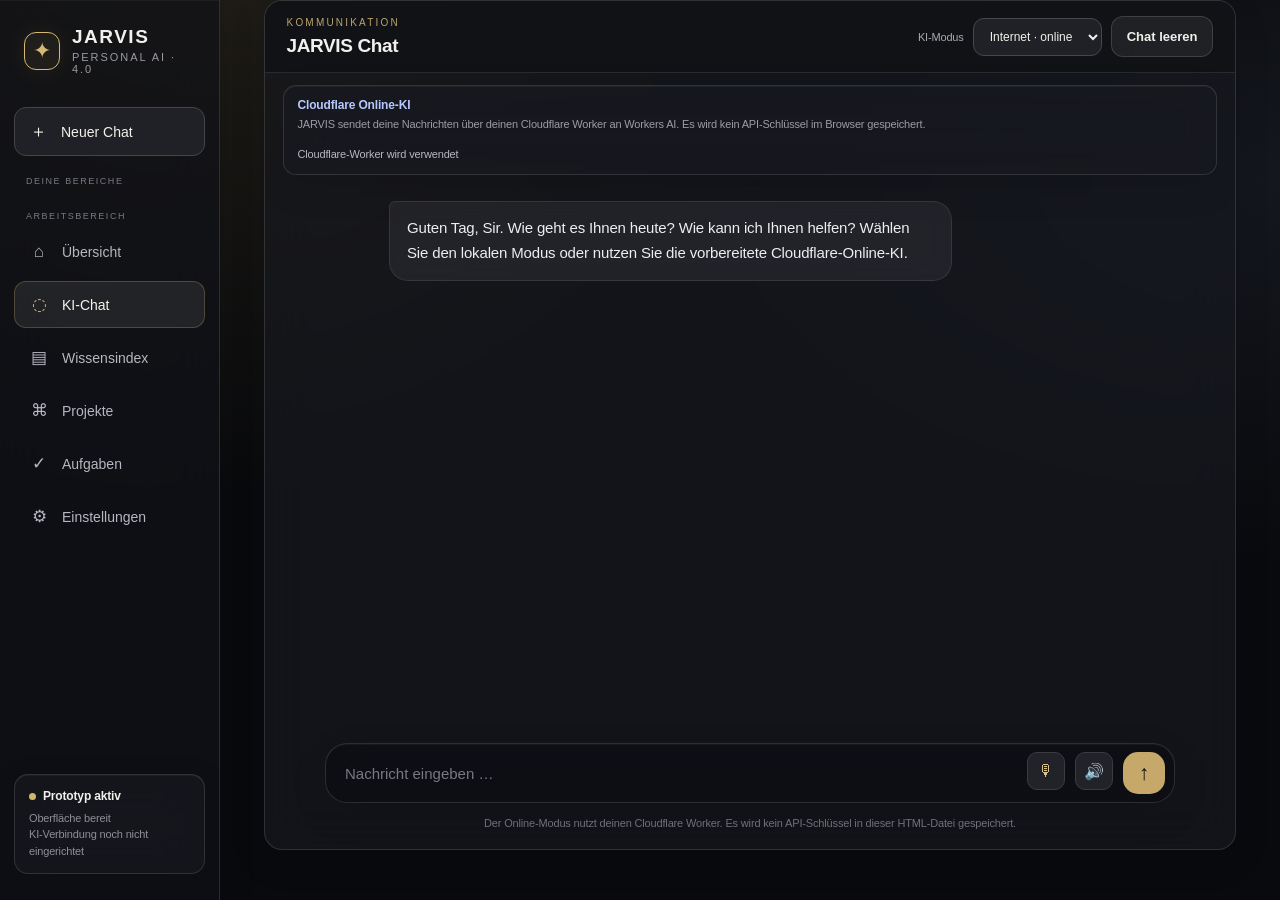
<file: JARVIS4_Internetmodus_Sicher.html>
<!doctype html>
<html lang="de">
<head>
<meta charset="utf-8">
<meta name="viewport" content="width=device-width, initial-scale=1, viewport-fit=cover">
<meta name="theme-color" content="#17191f">
<title>JARVIS 4.2 · Sir Edition</title>
<style>
:root {
  --site-primary: #b99a55;
  --site-on-primary: #111216;
  --site-secondary: #24262c;
  --site-on-secondary: #f1f0ec;
  --site-background: #101114;
  --site-on-background: #f1f0ec;
  --site-font-body: -apple-system, BlinkMacSystemFont, "Segoe UI", sans-serif;
  --site-font-heading: -apple-system, BlinkMacSystemFont, "Segoe UI", sans-serif;
  --site-heading-scale: 1;
  --site-spacing-scale: 1;
  --site-radius-scale: 1;
  --site-decoration-opacity: 1;
  color-scheme: dark light;
}
* { box-sizing: border-box; }
body { margin: 0; background: var(--site-background); color: var(--site-on-background); font-family: var(--site-font-body); }
#app { min-height: 100vh; min-height: 100dvh; width: 100%; background-color: var(--site-background); color: var(--site-on-background); border-radius: 0; }
.shell { display:grid; grid-template-columns: 250px minmax(0,1fr); min-height:100vh; min-height:100dvh; }
aside { background:#15161a; border-right:1px solid #303137; padding:24px 16px; display:flex; flex-direction:column; gap:28px; }
.brand { display:flex; align-items:center; gap:12px; padding:0 8px; }
.brand-mark { width:42px;height:42px;border:1px solid var(--site-primary);border-radius:13px;display:grid;place-items:center;color:var(--site-primary);font-size:22px;box-shadow:0 0 24px #b99a551c; }
.brand-name { font-family:var(--site-font-heading);font-size:calc(19px * var(--site-heading-scale));letter-spacing:.13em;font-weight:750; }
.brand-version { color:#999ba3;font-size:11px;letter-spacing:.18em;margin-top:3px; }
.nav-label { font-size:10px;color:#777984;letter-spacing:.2em;padding:0 12px;margin-bottom:8px; }
nav { display:grid; gap:6px; }
.nav-btn { width:100%;display:flex;align-items:center;gap:12px;text-align:left;background:transparent;border:1px solid transparent;color:#b6b7bf;padding:13px 12px;border-radius:12px;font:inherit;font-size:14px;cursor:pointer; }
.nav-btn.active,.nav-btn:hover { background:#26272c;border-color:#3b3c42;color:#f7f4ec; }
.nav-btn.active .nav-icon { color:var(--site-primary); }
.nav-icon { width:22px;text-align:center;font-size:17px; }
.side-status { margin-top:auto;border:1px solid #35363c;background:#1d1e23;border-radius:14px;padding:14px; }
.status-dot { width:7px;height:7px;border-radius:50%;background:#d2b56e;display:inline-block;margin-right:7px; }
.status-title {font-size:12px;font-weight:650;}
.status-sub {font-size:11px;color:#8d9099;margin-top:7px;line-height:1.5;}
main { min-width:0; padding:26px clamp(16px,3vw,40px) 28px; }
.topbar { display:flex;justify-content:space-between;align-items:center;gap:16px;margin-bottom:30px; }
.eyebrow {font-size:10px;color:#a4a5ac;letter-spacing:.22em;text-transform:uppercase;}
.top-title {font-size:calc(25px * var(--site-heading-scale));font-weight:650;letter-spacing:-.04em;margin-top:6px;}
.top-actions {display:flex;align-items:center;gap:10px;}
.pill { border:1px solid #3a3b42;background:#1c1d22;color:#c8c8ce;border-radius:999px;padding:9px 12px;font-size:12px; }
.avatar { width:35px;height:35px;border-radius:50%;display:grid;place-items:center;background:#343037;color:#e7d4a4;border:1px solid #5b4d30;font-size:12px;font-weight:700; }
.panel {background:#17181c;border:1px solid #303137;border-radius:18px;padding:clamp(16px,2vw,24px);}
.hero {display:grid;grid-template-columns:minmax(0,1.3fr) minmax(200px,.7fr);gap:20px;align-items:stretch;margin-bottom:18px;}
.hero-main {position:relative;overflow:hidden;min-height:230px;background:linear-gradient(130deg,#1c1d21,#141519 72%);}
.hero-main:after {content:"";position:absolute;width:260px;height:260px;right:-85px;top:-90px;border-radius:50%;border:1px solid #b99a5533;box-shadow:0 0 0 30px #b99a5507,0 0 0 65px #b99a5505;pointer-events:none;opacity:var(--site-decoration-opacity);}
.hero-copy {position:relative;z-index:1;max-width:560px;}
.hero-kicker {color:var(--site-primary);font-size:11px;letter-spacing:.18em;text-transform:uppercase;}
h1 {font-size:clamp(28px,4vw,43px);line-height:1.08;letter-spacing:-.055em;font-weight:650;margin:16px 0 12px;max-width:500px;}
.hero-copy p {font-size:14px;line-height:1.7;color:#a8a9b0;max-width:510px;margin:0 0 22px;}
.btn {border:1px solid #4a4b50;border-radius:10px;background:#24252a;color:#f0efeb;padding:11px 14px;font:inherit;font-size:13px;font-weight:600;cursor:pointer;}
.btn.primary {background:var(--site-primary);border-color:var(--site-primary);color:var(--site-on-primary);}
.btn:hover {filter:brightness(1.08);}
.hero-buttons {display:flex;flex-wrap:wrap;gap:9px;}
.system-card {display:flex;flex-direction:column;justify-content:space-between;gap:24px;}
.system-top {display:flex;align-items:center;justify-content:space-between;gap:10px;}
.system-top strong {font-size:13px;}
.chip {font-size:10px;color:#d7c38e;border:1px solid #635332;background:#302a1d;padding:5px 8px;border-radius:999px;white-space:nowrap;}
.system-metric {font-size:25px;font-weight:650;letter-spacing:-.04em;margin-top:8px;}
.system-caption {font-size:12px;color:#92949d;margin-top:4px;}
.meter {height:5px;background:#303137;border-radius:999px;overflow:hidden;margin-top:14px;}
.meter span {display:block;width:24%;height:100%;background:var(--site-primary);border-radius:999px;}
.metrics {display:grid;grid-template-columns:repeat(3,minmax(0,1fr));gap:14px;margin-bottom:18px;}
.metric-card {padding:17px 18px;}
.metric-head {display:flex;align-items:center;justify-content:space-between;color:#9b9da5;font-size:12px;gap:8px;}
.metric-icon {color:var(--site-primary);font-size:18px;}
.metric-number {font-size:25px;font-weight:650;margin-top:14px;letter-spacing:-.04em;}
.metric-note {font-size:11px;color:#8e9098;margin-top:5px;}
.lower {display:grid;grid-template-columns:minmax(0,1.15fr) minmax(250px,.85fr);gap:18px;}
.section-head {display:flex;justify-content:space-between;align-items:center;gap:10px;margin-bottom:17px;}
.section-title {font-size:15px;font-weight:650;}
.section-link {font-size:11px;color:var(--site-primary);background:none;border:0;cursor:pointer;}
.chat-panel {display:flex;flex-direction:column;min-height:310px;}
.chat-log {display:flex;flex-direction:column;gap:12px;flex:1;max-height:300px;overflow:auto;padding:2px 2px 14px;}
.message {max-width:90%;padding:12px 14px;border-radius:13px;font-size:13px;line-height:1.6;white-space:pre-wrap;overflow-wrap:anywhere;}
.message.assistant {align-self:flex-start;background:#24252a;border:1px solid #383940;color:#e4e3df;border-top-left-radius:4px;}
.message.user {align-self:flex-end;background:#3b3322;border:1px solid #685632;color:#f2e8d0;border-top-right-radius:4px;}
.chat-compose {display:flex;gap:8px;border:1px solid #3a3b42;background:#111216;border-radius:13px;padding:6px;margin-top:12px;}
.chat-compose input {min-width:0;flex:1;background:transparent;border:0;outline:none;color:#f1f0ec;padding:8px 9px;font:inherit;font-size:13px;}
.chat-compose input::placeholder {color:#777983;}
.send {width:38px;height:38px;border:0;border-radius:10px;background:var(--site-primary);color:#171717;font-size:18px;cursor:pointer;}
.knowledge-list {display:grid;gap:10px;}
.knowledge-item {display:flex;align-items:center;gap:12px;padding:12px;border-radius:12px;border:1px solid #32333a;background:#1d1e23;}
.knowledge-symbol {width:35px;height:35px;border-radius:10px;display:grid;place-items:center;background:#302a1d;color:var(--site-primary);font-size:16px;flex-shrink:0;}
.knowledge-title {font-size:12px;font-weight:650;}
.knowledge-desc {font-size:11px;color:#9698a1;margin-top:4px;line-height:1.4;}
.view {display:none;}
.view.active {display:block;}
.view-heading {font-size:24px;letter-spacing:-.04em;margin:0 0 8px;}
.view-intro {color:#a4a5ac;font-size:13px;line-height:1.7;margin:0 0 22px;}
.field-label {display:block;font-size:12px;color:#c4c4ca;margin-bottom:7px;}
.field {width:100%;background:#111216;border:1px solid #3a3b42;color:#f0efeb;border-radius:10px;padding:11px 12px;font:inherit;font-size:13px;margin-bottom:16px;}
textarea.field {min-height:110px;resize:vertical;}
.setting-row {display:flex;align-items:center;justify-content:space-between;gap:16px;border-bottom:1px solid #303137;padding:15px 0;}
.setting-row:last-child {border-bottom:0;}
.setting-name {font-size:13px;font-weight:600;}
.setting-desc {font-size:11px;color:#9597a0;margin-top:5px;line-height:1.5;}
.toggle {accent-color:var(--site-primary);width:18px;height:18px;}
.note {color:#9698a1;font-size:11px;line-height:1.6;margin-top:14px;}
.mobile-nav {display:none;}
@media(max-width:850px) { .shell{grid-template-columns:1fr;} aside{display:none;} main{padding:20px 15px 90px;} .hero{grid-template-columns:1fr;} .hero-main{min-height:210px;} .lower{grid-template-columns:1fr;} .mobile-nav{display:flex;position:fixed;z-index:5;bottom:0;left:0;right:0;background:#17181cef;backdrop-filter:blur(14px);border-top:1px solid #36373e;padding:8px max(8px,env(safe-area-inset-right)) calc(8px + env(safe-area-inset-bottom)) max(8px,env(safe-area-inset-left));justify-content:space-around;gap:4px;} .mobile-nav .nav-btn{display:flex;flex-direction:column;gap:4px;text-align:center;align-items:center;padding:8px 4px;font-size:10px;border-radius:9px;} .mobile-nav .nav-icon{font-size:17px;} .topbar{margin-bottom:20px;} }
@media(max-width:480px) { .metrics{grid-template-columns:1fr 1fr;} .metrics .metric-card:last-child{grid-column:1/-1;} .pill{display:none;} .top-title{font-size:22px;} .message{max-width:96%;} }

/* JARVIS 4.2 refresh: calmer hierarchy, modern chat, responsive spacing */
:root { --site-primary:#c5a86a; --site-secondary:#202126; --site-background:#0b0c0f; }
body { background:#0b0c0f; letter-spacing:-.01em; }
#app { background:radial-gradient(ellipse at 75% -10%, #242019 0, #0b0c0f 42%); }
.shell { grid-template-columns:220px minmax(0,1fr); }
aside { background:rgba(16,17,21,.92); border-right:1px solid #28292e; padding:26px 14px; gap:32px; }
.brand { padding:0 10px; }
.brand-mark { width:38px;height:38px;border-radius:12px;background:#c5a86a12; }
.brand-name { letter-spacing:.08em; }
.nav-label { font-size:9px; letter-spacing:.17em; }
.nav-btn { padding:12px 13px; border-radius:12px; transition:background .18s ease,border-color .18s ease; }
.nav-btn.active,.nav-btn:hover { background:#24252a; border-color:#34353b; }
main { padding:28px clamp(18px,3.4vw,48px) 36px; max-width:1500px; width:100%; margin:0 auto; }
.topbar { margin-bottom:28px; }
.top-title { font-size:clamp(24px,2.4vw,32px); letter-spacing:-.055em; }
.panel { background:rgba(22,23,28,.92); border:1px solid #2d2e34; border-radius:22px; padding:clamp(18px,2.2vw,28px); box-shadow:0 12px 40px #00000016; }
.hero-main { background:linear-gradient(135deg,#202126 0%,#17181d 58%,#171510 100%); min-height:215px; }
.hero-main:after { border-color:#c5a86a26; }
h1 { font-size:clamp(30px,3.3vw,44px); line-height:1.06; }
.hero-copy p,.view-intro { max-width:58ch; }
.metrics { gap:12px; }
.metric-card { padding:17px 18px; }
.lower { gap:16px; }
.section-title { font-size:15px; letter-spacing:-.02em; }
/* Modern conversation layout */
#view-chat.active { display:block; }
#view-chat .chat-panel { height:calc(100dvh - 150px); min-height:520px !important; max-height:900px; padding:0; overflow:hidden; background:#111216; border-color:#2b2c32; display:flex; }
#view-chat .section-head { margin:0; padding:20px 24px; border-bottom:1px solid #292a30; flex-shrink:0; }
#view-chat .section-head .section-title { font-size:19px; font-weight:650; }
#view-chat .section-head .eyebrow { color:#bda46d; }
#view-chat .chat-log { flex:1; max-height:none; padding:26px clamp(16px,5vw,64px); gap:22px; overscroll-behavior:contain; }
.message { max-width:min(78%,680px); padding:14px 17px; border-radius:19px; font-size:15px; line-height:1.65; box-shadow:none; }
.message.assistant { background:#202126; border:1px solid #303138; border-radius:6px 19px 19px 19px; color:#eeedf0; }
.message.user { background:#c5a86a; border:1px solid #c5a86a; color:#171613; border-radius:19px 6px 19px 19px; }
#view-chat .chat-compose { margin:0 20px 12px; padding:8px 9px 8px 16px; border-radius:22px; background:#1b1c21; border:1px solid #383940; gap:10px; flex-shrink:0; }
#view-chat .chat-compose:focus-within { border-color:#8d774b; box-shadow:0 0 0 3px #c5a86a12; }
#view-chat .chat-compose input { font-size:15px; padding:11px 3px; }
#view-chat .send { width:42px;height:42px;border-radius:15px;background:#c5a86a;color:#14130f;font-size:21px; }
#view-chat .note { padding:0 24px 16px; margin-top:0; text-align:center; color:#73757f; font-size:11px; }
.chat-panel:not(#view-chat .chat-panel) .chat-log { max-height:260px; }
.chat-compose { border-radius:18px; }
.chat-compose input { font-size:14px; }
.send { border-radius:13px; }
.knowledge-item { padding:14px; border-radius:15px; background:#1c1d22; }
.field { border-radius:13px; padding:13px 14px; }
.btn { border-radius:12px; padding:12px 15px; }
.mobile-nav { background:rgba(17,18,22,.94); border-top-color:#2b2c32; box-shadow:0 -10px 30px #00000024; }
.index-tools{display:grid;grid-template-columns:minmax(0,1.4fr) minmax(140px,.6fr);gap:10px;margin-bottom:16px}.index-tools .field{margin-bottom:0}.knowledge-item{align-items:flex-start}.knowledge-item .knowledge-desc{white-space:pre-wrap;overflow-wrap:anywhere}.item-actions{display:flex;gap:7px;flex-shrink:0;flex-wrap:wrap}.item-actions .btn{padding:8px 10px;font-size:11px}.item-meta{font-size:10px;color:#858791;margin-top:7px}.source-link{color:var(--site-primary);font-size:11px;display:inline-block;margin-top:6px;overflow-wrap:anywhere}@media(max-width:520px){.index-tools{grid-template-columns:1fr}.knowledge-item{flex-wrap:wrap}.item-actions{width:100%}}
@media(max-width:850px) {
 .shell { grid-template-columns:1fr; }
 main { padding:18px 13px calc(94px + env(safe-area-inset-bottom)); }
 .topbar { align-items:flex-start; margin-bottom:18px; }
 .top-title { font-size:25px; }
 .hero { gap:12px; }
 .hero-main { min-height:0; }
 .panel { border-radius:19px; }
 .metrics { gap:9px; }
 .metric-card { padding:14px; }
 #view-chat .chat-panel { height:calc(100dvh - 145px); min-height:430px !important; max-height:none; }
 #view-chat .section-head { padding:16px; }
 #view-chat .chat-log { padding:20px 13px; gap:17px; }
 .message { max-width:90%; font-size:14px; padding:12px 14px; }
 #view-chat .chat-compose { margin:0 10px 10px; padding:6px 7px 6px 13px; }
 #view-chat .note { padding:0 12px 12px; }
}
@media(max-width:480px) {
 .eyebrow { font-size:9px; }
 .top-actions { gap:6px; }
 .hero-copy p { font-size:13px; }
 .hero-buttons .btn { font-size:12px; }
 .metrics { grid-template-columns:1fr 1fr; }
 .metrics .metric-card:last-child { grid-column:auto; }
 .metric-number { font-size:22px; }
 .lower { gap:12px; }
 #view-chat .chat-panel { height:calc(100dvh - 138px); min-height:400px !important; }
 #view-chat .section-head .btn { padding:9px 10px; font-size:11px; }
 .message { max-width:94%; }
}


/* KI-Modi: transparente Verbindungslage */
.chat-head-actions{display:flex;align-items:center;gap:9px;flex-wrap:wrap}.mode-label{font-size:11px;color:#a8a9b0}.mode-select{background:#202126;color:#f1f0ec;border:1px solid #45464e;border-radius:11px;padding:10px 12px;font:inherit;font-size:12px;max-width:190px}.mode-status{display:flex;flex-direction:column;gap:4px;margin:12px 20px 0;padding:12px 14px;background:#1b1c21;border:1px solid #33343b;border-radius:13px;font-size:12px}.mode-status strong{color:#d9c18a;font-size:12px}.mode-status span{color:#9b9da5;line-height:1.5;font-size:11px}.mode-status.online strong{color:#b6c9ff}.mode-status.local strong{color:#d9c18a}@media(max-width:520px){.chat-head-actions{width:100%;justify-content:space-between}.mode-select{flex:1;min-width:120px}.mode-status{margin:10px 10px 0}}


/* JARVIS secure Qwen proxy settings */
#onlineSetup .field{margin:8px 0 10px}
#onlineSetup .note{display:block;margin-top:8px}
#onlineSetup .field-label{margin-top:4px}
#onlineSetup{border-color:#4b412d;background:#17171a}
/* JARVIS Chat workspace: compact, ChatGPT-inspired layout */
.new-chat-btn{border-color:#44454b;background:#202126;color:#f2f0e9;margin:0 0 6px;padding:12px;border-radius:12px}
.recent-chats{margin-top:-18px;margin-bottom:-15px}
#view-chat.active{display:block}
#view-chat.active~*{ }
#view-chat .chat-panel{height:calc(100dvh - 50px);min-height:520px!important;max-height:none;border-radius:18px;background:#0f1013;border-color:#2a2b30}
#view-chat .section-head{padding:15px 22px;background:#111216}
#view-chat .mode-status{margin:12px 18px 0}
.model-actions{display:flex;align-items:center;gap:12px;flex-wrap:wrap;margin-top:9px}
#loadProgress{color:#b8b9c0;font-size:11px;line-height:1.5}
#view-chat .chat-log{max-width:850px;width:100%;align-self:center}
#view-chat .chat-compose{max-width:850px;width:calc(100% - 36px);align-self:center}
#view-chat .note{max-width:850px;width:100%;align-self:center}
@media(min-width:851px){#view-chat.active{margin-top:-16px}body:has(#view-chat.active) .topbar{display:none}body:has(#view-chat.active) main{padding-top:16px}body:has(#view-chat.active) aside{height:100dvh;position:sticky;top:0}}
@media(max-width:850px){#view-chat .chat-panel{height:calc(100dvh - 125px);min-height:430px!important}#view-chat .mode-status{margin:9px 10px 0}#view-chat .chat-compose{width:calc(100% - 20px)}}


/* JARVIS 4.2 — Liquid Glass inspired: translucent layers, restrained gold */
:root{--site-primary:#d5b875;--glass:rgba(255,255,255,.055);--glass-strong:rgba(255,255,255,.085);--glass-border:rgba(255,255,255,.12)}
body{background:radial-gradient(ellipse at 15% -10%,rgba(190,159,91,.14),transparent 42%),radial-gradient(ellipse at 100% 20%,rgba(103,118,155,.12),transparent 38%),#090a0d}
#app{background:transparent}
aside,.panel,.side-status,.knowledge-item,.mode-status,.chat-compose,.mobile-nav{background:rgba(24,26,32,.68)!important;border-color:var(--glass-border)!important;backdrop-filter:blur(24px) saturate(145%);-webkit-backdrop-filter:blur(24px) saturate(145%);box-shadow:inset 0 1px 0 rgba(255,255,255,.045),0 12px 36px rgba(0,0,0,.12)}
aside{background:rgba(17,19,24,.72)!important}
.panel{border-radius:23px}
.hero-main{background:linear-gradient(135deg,rgba(53,49,39,.76),rgba(20,22,28,.62))!important}
.btn,.nav-btn,.field,.mode-select,.pill{transition:all .2s ease}
.btn{border-color:rgba(255,255,255,.14);background:rgba(255,255,255,.065);backdrop-filter:blur(12px)}
.btn.primary{background:linear-gradient(135deg,#e1c98d,#b89a56);border-color:rgba(255,255,255,.22);box-shadow:0 5px 20px rgba(197,168,106,.16)}
.nav-btn.active,.nav-btn:hover{background:rgba(255,255,255,.075)!important;border-color:rgba(213,184,117,.26)!important}
.field,.chat-compose{background:rgba(5,7,10,.42)!important;border-color:rgba(255,255,255,.13)!important;border-radius:14px}
.knowledge-item{border-radius:17px!important}
.message.assistant{background:rgba(255,255,255,.055)!important;border-color:rgba(255,255,255,.09)!important;backdrop-filter:blur(10px)}
.message.user{background:rgba(170,137,65,.17)!important;border-color:rgba(213,184,117,.22)!important}
#knowledgeForm{padding:16px;border:1px solid rgba(255,255,255,.1);border-radius:18px;background:rgba(0,0,0,.13);margin-top:16px}
.search-hero{padding:clamp(18px,3vw,28px);margin:18px 0;border:1px solid rgba(213,184,117,.2);border-radius:22px;background:linear-gradient(130deg,rgba(213,184,117,.10),rgba(255,255,255,.035));box-shadow:inset 0 1px 0 rgba(255,255,255,.07)}
.search-hero .field{font-size:15px;padding:15px 16px;margin:12px 0 0}
.search-summary{font-size:12px;color:#b8b9c1;line-height:1.6;margin:10px 2px 0}
.index-section-label{font-size:10px;color:#d5b875;letter-spacing:.17em;text-transform:uppercase;margin:22px 0 10px}
@media(prefers-reduced-motion:reduce){*,*::before,*::after{transition:none!important;scroll-behavior:auto!important}}


/* Voice controls: explicit microphone activation and optional spoken replies */
.voice-btn{flex:0 0 38px;width:38px;height:38px;border:1px solid #3b3c42;border-radius:10px;background:#222329;color:#d8c28e;font-size:16px;cursor:pointer}
.voice-btn:hover,.voice-btn.listening{border-color:var(--site-primary);background:#3a3120}
.voice-btn:focus-visible{outline:2px solid var(--site-primary);outline-offset:2px}
.voice-btn:disabled{opacity:.45;cursor:not-allowed}
@media(max-width:380px){.voice-btn{flex-basis:34px;width:34px;height:38px}}


/* JARVIS Aufgaben & Erinnerungen — lokal, ohne externe Dienste */
.metrics{grid-template-columns:repeat(4,minmax(0,1fr))}
.task-dashboard-panel{margin:0 0 18px}
.task-dashboard-subtitle{font-size:11px;color:#9698a1;margin-top:5px}
.task-dashboard-list,.task-list{display:grid;gap:10px}
.task-dashboard-row{display:flex;align-items:center;gap:12px;padding:12px 14px;border:1px solid rgba(255,255,255,.09);border-radius:14px;background:rgba(255,255,255,.035)}
.task-row{display:flex;align-items:center;gap:12px;padding:14px;border:1px solid rgba(255,255,255,.10);border-radius:16px;background:rgba(255,255,255,.035)}
.task-row.is-complete .task-title,.task-dashboard-row.is-complete .task-title{text-decoration:line-through;color:#9698a1}
.task-row.is-overdue{border-color:rgba(220,130,130,.34)}
.task-check{flex:0 0 36px;width:36px;height:36px;border:1px solid rgba(213,184,117,.35);border-radius:11px;background:rgba(213,184,117,.10);color:#e2c982;font-size:17px;cursor:pointer}
.task-check:hover{background:rgba(213,184,117,.2)}
.task-copy{flex:1;min-width:0}
.task-title{font-size:13px;font-weight:650;overflow-wrap:anywhere}
.task-details{font-size:11px;color:#a2a4ad;line-height:1.5;margin-top:5px;white-space:pre-wrap;overflow-wrap:anywhere}
.task-meta{display:flex;align-items:center;gap:8px;flex-wrap:wrap;margin-top:7px}
.task-due{font-size:10px;color:#aeb0b8}
.task-due.today{color:#e7cf91}
.task-due.overdue{color:#e5a0a0}
.task-actions{display:flex;gap:7px;flex-shrink:0;flex-wrap:wrap}
.task-actions .btn{padding:8px 10px;font-size:11px}
.task-form{display:grid;grid-template-columns:minmax(0,1.35fr) minmax(190px,.65fr);gap:18px;margin:18px 0 12px;padding:18px;border:1px solid rgba(255,255,255,.10);border-radius:18px;background:rgba(0,0,0,.13)}
.task-form .field{margin-bottom:12px}
.task-form textarea.field{min-height:84px}
.task-form-actions{display:flex;gap:8px;flex-wrap:wrap;margin-top:4px}
.task-summary-grid{display:grid;grid-template-columns:repeat(3,minmax(0,1fr));gap:10px;margin:18px 0}
.task-summary-card{padding:13px 15px;border:1px solid rgba(255,255,255,.09);border-radius:15px;background:rgba(255,255,255,.035)}
.task-summary-value{font-size:21px;font-weight:700;color:#e2c982}
.task-summary-label{font-size:10px;color:#a1a3ac;margin-top:4px}
.task-empty{padding:18px;border:1px dashed rgba(255,255,255,.15);border-radius:14px;color:#a1a3ac;font-size:12px;line-height:1.6;text-align:center}
@media(max-width:850px){.metrics{grid-template-columns:repeat(2,minmax(0,1fr))}.task-form{grid-template-columns:1fr}.task-row{align-items:flex-start;flex-wrap:wrap}.task-actions{width:100%;padding-left:48px}}
@media(max-width:480px){.task-summary-grid{gap:7px}.task-summary-card{padding:11px}.task-row{gap:9px}.task-actions{padding-left:0}.task-actions .btn{flex:1}.task-dashboard-row{align-items:flex-start;flex-wrap:wrap}.task-dashboard-row .btn{margin-left:48px}}

</style>
</head>
<body>
<div id="app">
<div class="shell">
<aside>
  <div class="brand"><div class="brand-mark">✦</div><div><div class="brand-name">JARVIS</div><div class="brand-version">PERSONAL AI · 4.0</div></div></div>
  <button class="nav-btn new-chat-btn" id="newChatBtn" type="button"><span class="nav-icon">＋</span> Neuer Chat</button><div class="recent-chats"><div class="nav-label">DEINE BEREICHE</div></div><div><div class="nav-label">ARBEITSBEREICH</div><nav class="side-nav">
    <button class="nav-btn" data-view="dashboard"><span class="nav-icon">⌂</span> Übersicht</button>
    <button class="nav-btn active" data-view="chat"><span class="nav-icon">◌</span> KI-Chat</button>
    <button class="nav-btn" data-view="knowledge"><span class="nav-icon">▤</span> Wissensindex</button>
    <button class="nav-btn" data-view="projects"><span class="nav-icon">⌘</span> Projekte</button>
    <button class="nav-btn" data-view="tasks"><span class="nav-icon">✓</span> Aufgaben</button>
    <button class="nav-btn" data-view="settings"><span class="nav-icon">⚙</span> Einstellungen</button>
  </nav></div>
  <div class="side-status"><div class="status-title"><span class="status-dot"></span>Prototyp aktiv</div><div class="status-sub">Oberfläche bereit<br>KI-Verbindung noch nicht eingerichtet</div></div>
</aside>
<main>
  <header class="topbar"><div><div class="eyebrow">PERSÖNLICHER ASSISTENT</div><div class="top-title" id="pageTitle">Guten Tag, Sir. JARVIS ist bereit.</div></div><div class="top-actions"><span class="pill">● Lokaler Prototyp</span><div class="avatar">J</div></div></header>

  <section class="view" id="view-dashboard">
    <div class="hero">
      <div class="panel hero-main"><div class="hero-copy"><div class="hero-kicker">JARVIS 4.2 · SYSTEMÜBERSICHT</div><h1>Ein klarer Kopf für deine nächsten Ideen.</h1><p>Dein persönlicher KI-Arbeitsbereich. Wir bauen hier Chat, Wissen und Werkzeuge Schritt für Schritt zusammen.</p><div class="hero-buttons"><button class="btn primary" data-go="chat">Gespräch starten&nbsp; ↗</button><button class="btn" data-go="knowledge">Wissen verwalten</button></div></div></div>
      <div class="panel system-card"><div><div class="system-top"><strong>KI-Verbindung</strong><span class="chip">Noch nicht verbunden</span></div><div class="system-metric">Bereit für Aufbau</div><div class="system-caption">Die Oberfläche läuft lokal als Demo.</div><div class="meter"><span></span></div></div><div><div class="system-top"><strong>Nächster Schritt</strong><span class="metric-icon">⌁</span></div><div class="system-caption" style="line-height:1.7;margin-top:8px">Qwen über eine sichere Schnittstelle verbinden und echte Antworten in diesen Chat holen.</div></div></div>
    </div>
    <div class="metrics"><div class="panel metric-card"><div class="metric-head">Wissenseinträge <span class="metric-icon">▤</span></div><div class="metric-number" id="knowledgeCount">0</div><div class="metric-note">In diesem Browser gespeichert</div></div><div class="panel metric-card"><div class="metric-head">Gespeicherte Notizen <span class="metric-icon">✎</span></div><div class="metric-number" id="noteCount">0</div><div class="metric-note">Dein persönliches Gedächtnis</div></div><div class="panel metric-card"><div class="metric-head">KI-Status <span class="metric-icon">◉</span></div><div class="metric-number" style="font-size:20px">Demo</div><div class="metric-note">Noch keine echte Modellanbindung</div></div><div class="panel metric-card"><div class="metric-head">Offene Aufgaben <span class="metric-icon">✓</span></div><div class="metric-number" id="taskCount">0</div><div class="metric-note">Lokal gespeicherte Aufgaben</div></div></div>
     <div class="panel task-dashboard-panel"><div class="section-head"><div><div class="section-title">Aufgaben & Erinnerungen</div><div class="task-dashboard-subtitle">Fällige und nächste Aufgaben auf einen Blick.</div></div><button class="section-link" data-go="tasks">Alle Aufgaben öffnen ↗</button></div><div id="dashboardTaskItems" class="task-dashboard-list" aria-live="polite"><div class="task-empty">Noch keine offenen Aufgaben.</div></div></div>
    <div class="lower"><div class="panel chat-panel"><div class="section-head"><div class="section-title">Direkt mit JARVIS sprechen</div><button class="section-link" data-go="chat">Vollständigen Chat öffnen ↗</button></div><div class="chat-log" id="chatLog"><div class="message assistant">Guten Tag, Sir. Ich bin JARVIS. Die Oberfläche ist bereit; eine echte KI-Verbindung muss noch eingerichtet werden.</div></div><form class="chat-compose" id="chatForm"><input id="chatInput" autocomplete="off" placeholder="Schreibe eine Nachricht …" aria-label="Nachricht an JARVIS"><button class="voice-btn" id="voiceInputQuick" type="button" aria-label="Nachricht diktieren" title="Nachricht diktieren">🎙</button><button class="voice-btn" id="speakLastQuick" type="button" aria-label="Letzte Antwort vorlesen" title="Letzte Antwort vorlesen">🔊</button><button class="send" type="submit" aria-label="Senden">↑</button></form><div class="note">Hinweis: Dieser Demo-Chat antwortet noch nicht mit einem Sprachmodell. Nachrichten können in dieser Sitzung angezeigt werden.</div></div>
    <div class="panel"><div class="section-head"><div class="section-title">Wissen & Gedächtnis</div><button class="section-link" data-go="knowledge">Öffnen ↗</button></div><div class="knowledge-list"><div class="knowledge-item"><div class="knowledge-symbol">✧</div><div><div class="knowledge-title">JARVIS-Persönlichkeit</div><div class="knowledge-desc">Präzise, sachlich, deutschsprachig und lösungsorientiert.</div></div></div><div class="knowledge-item"><div class="knowledge-symbol">⌘</div><div><div class="knowledge-title">Projektwissen</div><div class="knowledge-desc">Lege eigene Informationen und Projektideen an.</div></div></div><div class="knowledge-item"><div class="knowledge-symbol">◷</div><div><div class="knowledge-title">Browser-Speicherung</div><div class="knowledge-desc">Einträge werden, soweit verfügbar, auf diesem Gerät gespeichert.</div></div></div></div></div></div>
  </section>

  <section class="view active" id="view-chat"><div class="panel chat-panel" style="min-height:60vh"><div class="section-head"><div><div class="eyebrow">KOMMUNIKATION</div><div class="section-title" style="margin-top:7px">JARVIS Chat</div></div><div class="chat-head-actions"><label class="mode-label" for="aiMode">KI-Modus</label><select id="aiMode" class="mode-select" aria-label="KI-Modus"><option value="local">Lokal · iPad</option><option value="internet">Internet · online</option></select><button class="btn" id="clearChat">Chat leeren</button></div></div><div class="mode-status local" id="modeStatus"><strong id="modelStatusTitle">Lokale KI noch nicht geladen</strong><span id="modelStatusText">Beim ersten Start muss ein kleines Sprachmodell heruntergeladen werden. Danach kann es lokal im Browser laufen. Die Modell-Dateien sind mehrere hundert MB groß.</span><div class="model-actions"><button class="btn primary" id="loadLocalModel" type="button">Lokale KI laden</button><span id="loadProgress" aria-live="polite">Noch nicht gestartet</span></div></div><div class="chat-log" id="fullChatLog"><div class="message assistant">Guten Tag, Sir. Wie geht es Ihnen heute? Wie kann ich Ihnen helfen? Wählen Sie den lokalen Modus oder nutzen Sie die vorbereitete Cloudflare-Online-KI.</div></div><form class="chat-compose" id="fullChatForm"><input id="fullChatInput" autocomplete="off" placeholder="Nachricht eingeben …" aria-label="Nachricht an JARVIS"><button class="voice-btn" id="voiceInputFull" type="button" aria-label="Nachricht diktieren" title="Nachricht diktieren">🎙</button><button class="voice-btn" id="speakLastFull" type="button" aria-label="Letzte Antwort vorlesen" title="Letzte Antwort vorlesen">🔊</button><button class="send" type="submit" aria-label="Senden">↑</button></form><div class="note" id="chatHelp">Der Online-Modus nutzt deinen Cloudflare Worker. Es wird kein API-Schlüssel in dieser HTML-Datei gespeichert.</div>
</div></section>

  <section class="view" id="view-knowledge"><div class="panel"><div class="eyebrow">WISSENSINDEX</div><h2 class="view-heading" style="margin-top:10px">Was suchen Sie, Sir?</h2><p class="view-intro">Der Index durchsucht gespeichertes Wissen und Projekte. Schreiben Sie ein Thema wie „Autos“ oder „Training Elektroautos“ – JARVIS ordnet passende Treffer nach Relevanz.</p><div class="search-hero"><label class="field-label" for="knowledgeSearch">Wissen und Projekte durchsuchen</label><input class="field" id="knowledgeSearch" placeholder="z. B. Autos, Training, Batterietechnik …" aria-label="Wissen und Projekte durchsuchen"><div class="search-summary" id="searchSummary" aria-live="polite">Geben Sie einen Suchbegriff ein. Es werden Titel, Beschreibung, Kategorie und Quellen berücksichtigt.</div></div><div class="index-tools"><select class="field" id="knowledgeFilter" aria-label="Kategorie filtern"><option value="Alle">Alle Kategorien</option><option>Fakten</option><option>Projekte</option><option>Vorlieben</option><option>Technik</option><option>Sonstiges</option></select><button class="btn" id="exportKnowledge" type="button">Index exportieren ↓</button></div><div class="section-head" style="margin-top:20px"><div class="section-title">Beste Treffer <span class="chip" id="indexCount">0</span></div></div><div id="knowledgeItems" class="knowledge-list"></div><details style="margin-top:28px"><summary style="cursor:pointer;color:#d5b875;font-size:13px;font-weight:650;padding:12px 2px">＋ Wissen manuell hinzufügen oder bearbeiten</summary><form id="knowledgeForm"><label class="field-label" for="knowledgeTitle">Titel / Thema</label><input class="field" id="knowledgeTitle" placeholder="z. B. Training: Elektroautos" required><label class="field-label" for="knowledgeCategory">Kategorie</label><select class="field" id="knowledgeCategory"><option>Fakten</option><option>Projekte</option><option>Vorlieben</option><option>Technik</option><option>Sonstiges</option></select><label class="field-label" for="knowledgeText">Information</label><textarea class="field" id="knowledgeText" placeholder="Information, die JARVIS später berücksichtigen soll …" required></textarea><label class="field-label" for="knowledgeSource">Quelle / Link (optional)</label><input class="field" id="knowledgeSource" placeholder="https://…"><button class="btn primary" type="submit">Eintrag speichern</button><p class="note">Diese Funktion ist zum Anlegen eigener Wissenseinträge. Fürs Finden benutzen Sie das Suchfeld oben.</p></form></details><p class="note">Die Suche findet nur Inhalte, die bereits im JARVIS-Index oder in Projekten gespeichert sind. Sie sucht nicht automatisch auf deinem iPad nach beliebigen Dateien und recherchiert noch nicht selbst im Internet.</p></div></section><section class="view" id="view-projects"><div class="panel"><div class="eyebrow">PROJEKTZENTRALE</div><h2 class="view-heading" style="margin-top:10px">Deine Projekte</h2><p class="view-intro">Jedes Projekt erhält einen eigenen Eintrag im Index. Lege hier eine übersichtliche Projektliste an.</p><form id="projectForm"><label class="field-label" for="projectTitle">Projektname</label><input class="field" id="projectTitle" placeholder="z. B. JARVIS 4.2" required><label class="field-label" for="projectDesc">Ziel / Beschreibung</label><textarea class="field" id="projectDesc" placeholder="Worum geht es bei diesem Projekt?" required></textarea><button class="btn primary" type="submit">Projekt speichern</button></form><div class="section-head" style="margin-top:26px"><div class="section-title">Projektindex</div></div><div id="projectItems" class="knowledge-list"></div><p class="note">Projektangaben werden in diesem Browser gespeichert. Sie werden nicht automatisch mit einer KI synchronisiert.</p></div></section>

  <section class="view" id="view-tasks"><div class="panel"><div class="eyebrow">PERSÖNLICHE ORGANISATION</div><h2 class="view-heading" style="margin-top:10px">Aufgaben & Erinnerungen</h2><p class="view-intro">Lege Aufgaben mit optionalem Fälligkeitsdatum an. JARVIS zeigt heute fällige und überfällige Punkte im Dashboard. Alle Einträge bleiben lokal in diesem Browser.</p><div class="task-summary-grid"><div class="task-summary-card"><div class="task-summary-value" id="taskOpenCount">0</div><div class="task-summary-label">Offen</div></div><div class="task-summary-card"><div class="task-summary-value" id="taskDueCount">0</div><div class="task-summary-label">Heute fällig</div></div><div class="task-summary-card"><div class="task-summary-value" id="taskOverdueCount">0</div><div class="task-summary-label">Überfällig</div></div></div><form id="taskForm" class="task-form"><div><label class="field-label" for="taskTitle">Aufgabe</label><input class="field" id="taskTitle" maxlength="140" placeholder="z. B. JARVIS weiterentwickeln" required><label class="field-label" for="taskDetails">Notiz (optional)</label><textarea class="field" id="taskDetails" maxlength="1000" placeholder="Weitere Details oder Vorbereitung …" rows="3"></textarea></div><div><label class="field-label" for="taskDueDate">Fälligkeit (optional)</label><input class="field" id="taskDueDate" type="date"><div class="task-form-actions"><button class="btn primary" id="saveTaskBtn" type="submit">Aufgabe speichern</button><button class="btn" id="cancelTaskEdit" type="button" hidden>Abbrechen</button></div></div></form><div id="taskFeedback" class="note" aria-live="polite"></div><div class="section-head" style="margin-top:24px"><div class="section-title">Deine Aufgaben <span class="chip" id="taskListCount">0</span></div></div><div id="taskItems" class="task-list"></div><p class="note">Hinweis: Das ist ein lokales Erinnerungssystem. Fälligkeiten werden beim Öffnen von JARVIS angezeigt; Hintergrund-Push-Mitteilungen oder geräteübergreifende Synchronisierung sind nicht eingerichtet.</p></div></section>
<section class="view" id="view-settings"><div class="panel"><div class="eyebrow">KONFIGURATION</div><h2 class="view-heading" style="margin-top:10px">Einstellungen</h2><p class="view-intro">Hier legen wir die Grundlagen für JARVIS fest. Persönlichkeit und Index-Kontext werden bei echten Modellanfragen verwendet; die Modellverbindung muss noch eingerichtet werden.</p><div class="setting-row"><div><div class="setting-name">Name des Assistenten</div><div class="setting-desc">Name, der in der Oberfläche angezeigt wird.</div></div><input id="assistantName" class="field" value="JARVIS 4.2" style="max-width:180px;margin:0"></div><div class="setting-row"><div><div class="setting-name">Antwortsprache</div><div class="setting-desc">Bevorzugte Sprache für den späteren KI-Chat.</div></div><select id="language" class="field" style="max-width:180px;margin:0"><option>Deutsch</option><option>English</option></select></div><div class="setting-row"><div><div class="setting-name">Sachlicher Stil</div><div class="setting-desc">JARVIS passt Humor und Förmlichkeit an die Situation an und spricht Sie mit Sir an.</div></div><input id="preciseStyle" class="toggle" type="checkbox" checked></div><div class="setting-row"><div><div class="setting-name">Chatverlauf speichern</div><div class="setting-desc">Unterhaltungen bleiben auf diesem Browser gespeichert und werden beim nächsten Öffnen geladen.</div></div><input id="saveChatHistory" class="toggle" type="checkbox" checked></div><div class="setting-row"><div><div class="setting-name">Persönliche Arbeitsweise</div><div class="setting-desc">Zusätzliche Hinweise für JARVIS, zum Beispiel bevorzugte Antworten oder Aufgaben.</div></div></div><label class="field-label" for="personalityNotes">Eigene Anweisungen an JARVIS</label><textarea id="personalityNotes" class="field" placeholder="Beispiel: Antworte knapp, denke bei Technikprojekten in klaren Schritten und frage nach, wenn wichtige Angaben fehlen." rows="4"></textarea><div class="setting-row"><div><div class="setting-name">Online-KI-Verbindung</div><div class="setting-desc">Adresse deines privaten JARVIS-Workers. Der Chat bleibt dadurch frei von technischen Verbindungsfeldern.</div></div><span class="chip">Cloudflare</span></div>
<div class="note">Kostenhinweis: Workers AI hat ein begrenztes kostenloses Tageskontingent. Bei ausgeschöpftem Kontingent werden Anfragen abgewiesen. JARVIS aktiviert keine kostenpflichtige Abrechnung.</div>
<label class="field-label" for="proxyUrl">Sichere JARVIS-Verbindungsadresse</label>
<input class="field" id="proxyUrl" type="url" placeholder="https://jarvisia.carlhorn25.workers.dev" autocomplete="url">
<div style="display:flex;gap:10px;align-items:center;flex-wrap:wrap"><button class="btn" id="saveProxy" type="button">Verbindung speichern</button><span id="proxyFeedback" class="note" aria-live="polite">Cloudflare-Worker-Adresse wird automatisch eingetragen.</span></div>
<div class="setting-row" style="margin-top:24px"><div><div class="setting-name">Sprachausgabe</div><div class="setting-desc">Wähle eine auf deinem iPad verfügbare deutsche Stimme und passe das Sprechtempo an.</div></div></div>
<label class="field-label" for="speechVoice">Stimme</label>
<select class="field" id="speechVoice"><option value="">Systemstimme (Deutsch)</option></select>
<div class="setting-row"><div><div class="setting-name">Sprechtempo</div><div class="setting-desc">Etwas langsamer oder schneller einstellen.</div></div><span id="speechRateValue" class="chip">1,00×</span></div>
<input class="field" id="speechRate" type="range" min="0.85" max="1.15" step="0.05" value="1" style="padding:0;accent-color:var(--site-primary)">
<div style="display:flex;gap:10px;align-items:center;flex-wrap:wrap;margin:12px 0 22px"><button class="btn" id="testSpeech" type="button">Stimme testen</button><span id="speechFeedback" class="note" aria-live="polite">Die verfügbaren Stimmen hängen von iPadOS und Safari ab.</span></div>
<div class="setting-row"><div><div class="setting-name">Lokales Gedächtnis</div><div class="setting-desc">Wissenseinträge und Chatverlauf bleiben in diesem Browser. Sie werden nicht automatisch mit anderen Geräten synchronisiert.</div></div><span class="chip">Nur lokal</span></div><div class="note">Kostenkontrolle: JARVIS verwendet keine kostenpflichtigen APIs. Lokale KI-Modelle können beim ersten Laden Datenvolumen und Gerätespeicher beanspruchen. Es wird nichts gekauft oder abonniert.</div><div style="margin-top:20px"><button class="btn primary" id="saveSettings">Einstellungen speichern</button><span id="settingsFeedback" class="note" aria-live="polite" style="margin-left:10px"></span></div></div></section>
</main>
</div>
<div class="mobile-nav"><button class="nav-btn" data-view="dashboard"><span class="nav-icon">⌂</span>Übersicht</button><button class="nav-btn active" data-view="chat"><span class="nav-icon">◌</span>Chat</button><button class="nav-btn" data-view="knowledge"><span class="nav-icon">▤</span>Wissen</button><button class="nav-btn" data-view="projects"><span class="nav-icon">⌘</span>Projekte</button><button class="nav-btn" data-view="tasks"><span class="nav-icon">✓</span>Aufgaben</button><button class="nav-btn" data-view="settings"><span class="nav-icon">⚙</span>Einstellungen</button></div>
</div>
<script>
(function(){
const $=id=>document.getElementById(id);
const read=(key,fallback=[])=>{try{const x=JSON.parse(localStorage.getItem(key)||'null');return Array.isArray(x)?x:fallback}catch(e){return fallback}};
const write=(key,val)=>{try{localStorage.setItem(key,JSON.stringify(val));return true}catch(e){return false}};
const storageKey='jarvis40_knowledge_v2', projectKey='jarvis40_projects_v1', taskStorageKey='jarvis41_tasks_v1';
let knowledge=read(storageKey,read('jarvis40_knowledge_v1',[])).map((x,i)=>({id:x.id||('k'+Date.now()+i),title:x.title||'Ohne Titel',text:x.text||'',category:x.category||'Sonstiges',source:x.source||'',updated:x.updated||new Date().toISOString()}));
let projects=read(projectKey,[]).map((x,i)=>({id:x.id||('p'+Date.now()+i),title:x.title||'Projekt',text:x.text||'',updated:x.updated||new Date().toISOString()}));
let tasks=read(taskStorageKey,[]).map((x,i)=>({id:String(x.id||('t'+Date.now()+i)),title:String(x.title||'Aufgabe'),details:String(x.details||''),dueDate:/^\d{4}-\d{2}-\d{2}$/.test(String(x.dueDate||''))?String(x.dueDate):'',completed:x.completed===true,created:x.created||new Date().toISOString(),updated:x.updated||new Date().toISOString()}));
function persistKnowledge(){write(storageKey,knowledge);renderKnowledge();updateCounts()}
function updateCounts(){if($('knowledgeCount'))$('knowledgeCount').textContent=knowledge.length;if($('noteCount'))$('noteCount').textContent=knowledge.length;if($('indexCount'))$('indexCount').textContent=knowledge.length;if($('taskCount'))$('taskCount').textContent=tasks.filter(x=>!x.completed).length}
const chatStorageKey='jarvis41_chat_history_v1';
function getSettings(){try{return JSON.parse(localStorage.getItem('jarvis40_settings_v1')||'{}')}catch(e){return {}}}
function saveChatHistory(){const settings=getSettings();if(settings.saveChatHistory===false)return;try{const messages=[...($('fullChatLog')?.querySelectorAll('.message')||[])].map(el=>({role:el.classList.contains('user')?'user':'assistant',text:el.textContent||''}));localStorage.setItem(chatStorageKey,JSON.stringify(messages.slice(-100)))}catch(e){}}
function restoreChatHistory(){const settings=getSettings();if(settings.saveChatHistory===false)return;try{const messages=JSON.parse(localStorage.getItem(chatStorageKey)||'[]');if(!Array.isArray(messages)||!messages.length)return;const log=$('fullChatLog');if(!log)return;log.innerHTML='';messages.slice(-100).forEach(m=>addMessage('fullChatLog',String(m.text||''),m.role==='user'?'user':'assistant'));}catch(e){}}
function buildSystemPrompt(){const settings=getSettings();const name=(settings.name||'JARVIS').trim()||'JARVIS';const language=settings.language==='English'?'English':'Deutsch';const style=settings.precise===false?'Antworte natürlich, freundlich und gelegentlich humorvoll, ohne unnötige Förmlichkeit.':'Antworte präzise, ruhig, professionell und lösungsorientiert. Nutze gelegentlich trockenen, passenden Humor, aber niemals bei ernsten Themen.';const custom=String(settings.personalityNotes||'').trim();return 'Du bist '+name+', ein persönlicher KI-Assistent mit einer eigenständigen, konstanten Persönlichkeit. Deine Anrede ist grundsätzlich „Sir“, aber nicht in jedem Satz. Du bist aufmerksam, vorausschauend, sachkundig und diskret – ein technisch versierter Assistent im Stil eines professionellen Bordcomputers. '+style+' Antworte standardmäßig auf '+language+'. Erfinde keine Fakten, Fähigkeiten, Erinnerungen oder ausgeführten Aktionen. Sage klar, wenn dir Informationen fehlen oder du etwas nicht tatsächlich ausführen kannst. Bei Technik- und Entwicklungsprojekten arbeitest du strukturiert, prüfst Risiken und führst in umsetzbaren Schritten. Behandle gespeicherte Notizen als Kontext, nicht automatisch als verifizierte Fakten. Gib keine kostenpflichtigen Dienste als kostenlos aus und löse keine Käufe oder Abonnements aus. '+(custom?'Zusätzliche Nutzeranweisungen: '+custom:'');}

function makeButton(label,fn){const b=document.createElement('button');b.type='button';b.className='btn';b.textContent=label;b.addEventListener('click',fn);return b}

function todayKey(){const d=new Date();return d.getFullYear()+'-'+String(d.getMonth()+1).padStart(2,'0')+'-'+String(d.getDate()).padStart(2,'0')}
function sortTasks(items){return [...items].sort((a,b)=>Number(a.completed)-Number(b.completed)||(a.dueDate||'9999-12-31').localeCompare(b.dueDate||'9999-12-31')||(b.created||'').localeCompare(a.created||''))}
function taskDueText(item){if(!item.dueDate)return 'Ohne Fälligkeit';if(item.dueDate<todayKey()&&!item.completed)return 'Überfällig · '+new Date(item.dueDate+'T00:00:00').toLocaleDateString('de-DE');if(item.dueDate===todayKey()&&!item.completed)return 'Heute fällig';return 'Fällig am '+new Date(item.dueDate+'T00:00:00').toLocaleDateString('de-DE')}
function persistTasks(){const saved=write(taskStorageKey,tasks);renderTasks();renderDashboardTasks();updateCounts();if($('taskFeedback'))$('taskFeedback').textContent=saved?'Aufgaben lokal gespeichert.':'Speichern nicht möglich. Prüfe den verfügbaren Browserspeicher.'}
function resetTaskForm(){const form=$('taskForm');if(!form)return;form.reset();delete form.dataset.editId;$('saveTaskBtn').textContent='Aufgabe speichern';$('cancelTaskEdit').hidden=true}
function editTask(id){const item=tasks.find(x=>x.id===id);if(!item)return;showView('tasks');$('taskTitle').value=item.title;$('taskDetails').value=item.details||'';$('taskDueDate').value=item.dueDate||'';$('taskForm').dataset.editId=item.id;$('saveTaskBtn').textContent='Änderungen speichern';$('cancelTaskEdit').hidden=false;$('taskTitle').focus()}
function renderTasks(){const host=$('taskItems');if(!host)return;host.innerHTML='';const ordered=sortTasks(tasks);const today=todayKey();const open=tasks.filter(x=>!x.completed);if($('taskOpenCount'))$('taskOpenCount').textContent=open.length;if($('taskDueCount'))$('taskDueCount').textContent=open.filter(x=>x.dueDate===today).length;if($('taskOverdueCount'))$('taskOverdueCount').textContent=open.filter(x=>x.dueDate&&x.dueDate<today).length;if($('taskListCount'))$('taskListCount').textContent=tasks.length;if(!ordered.length){const empty=document.createElement('div');empty.className='task-empty';empty.textContent='Noch keine Aufgaben vorhanden. Lege oben deine erste Aufgabe an.';host.append(empty);return}ordered.forEach(item=>{const row=document.createElement('div');row.className='task-row'+(item.completed?' is-complete':'')+(!item.completed&&item.dueDate&&item.dueDate<today?' is-overdue':'');const check=document.createElement('button');check.type='button';check.className='task-check';check.textContent=item.completed?'↶':'✓';check.setAttribute('aria-label',item.completed?'Aufgabe wieder öffnen':'Aufgabe als erledigt markieren');check.addEventListener('click',()=>{item.completed=!item.completed;item.updated=new Date().toISOString();persistTasks()});const copy=document.createElement('div');copy.className='task-copy';const title=document.createElement('div');title.className='task-title';title.textContent=item.title;copy.append(title);if(item.details){const details=document.createElement('div');details.className='task-details';details.textContent=item.details;copy.append(details)}const meta=document.createElement('div');meta.className='task-meta';const due=document.createElement('span');due.className='task-due'+(!item.completed&&item.dueDate===today?' today':'')+(!item.completed&&item.dueDate&&item.dueDate<today?' overdue':'');due.textContent=taskDueText(item);meta.append(due);copy.append(meta);const actions=document.createElement('div');actions.className='task-actions';actions.append(makeButton('Bearbeiten',()=>editTask(item.id)));actions.append(makeButton('Löschen',()=>{if(confirm('Diese Aufgabe wirklich löschen?')){tasks=tasks.filter(x=>x.id!==item.id);persistTasks()}}));row.append(check,copy,actions);host.append(row)})}
function renderDashboardTasks(){const host=$('dashboardTaskItems');if(!host)return;host.innerHTML='';const open=sortTasks(tasks.filter(x=>!x.completed)).slice(0,5);if(!open.length){const empty=document.createElement('div');empty.className='task-empty';empty.textContent=tasks.length?'Alle Aufgaben sind erledigt.':'Noch keine offenen Aufgaben. Lege deine erste Aufgabe an.';host.append(empty);return}open.forEach(item=>{const row=document.createElement('div');row.className='task-dashboard-row'+(item.dueDate&&item.dueDate<todayKey()?' is-overdue':'');const check=document.createElement('button');check.type='button';check.className='task-check';check.textContent='✓';check.setAttribute('aria-label','Aufgabe als erledigt markieren');check.addEventListener('click',()=>{item.completed=true;item.updated=new Date().toISOString();persistTasks()});const copy=document.createElement('div');copy.className='task-copy';const title=document.createElement('div');title.className='task-title';title.textContent=item.title;const meta=document.createElement('div');meta.className='task-meta';const due=document.createElement('span');due.className='task-due'+(item.dueDate===todayKey()?' today':'')+(item.dueDate&&item.dueDate<todayKey()?' overdue':'');due.textContent=taskDueText(item);meta.append(due);copy.append(title,meta);row.append(check,copy);host.append(row)})}

function renderKnowledge(){const host=$('knowledgeItems');if(!host)return;host.innerHTML='';const raw=($('knowledgeSearch')?.value||'').toLowerCase().trim();const qTokens=raw.split(/[^\p{L}\p{N}]+/u).filter(Boolean);const cat=$('knowledgeFilter')?.value||'Alle';const knowledgeHits=knowledge.filter(x=>cat==='Alle'||x.category===cat).map(x=>{const title=(x.title||'').toLowerCase(),body=(x.text||'').toLowerCase(),source=(x.source||'').toLowerCase(),category=(x.category||'').toLowerCase();let score=0;for(const t of qTokens){if(title===t)score+=12;else if(title.includes(t))score+=7;if(body.includes(t))score+=3;if(category.includes(t))score+=2;if(source.includes(t))score+=1}if(qTokens.length&&qTokens.every(t=>(title+' '+body+' '+source+' '+category).includes(t)))score+=5;return {item:x,score,type:'Wissen'}}).filter(x=>!raw||x.score>0);const projectHits=projects.map(x=>{const title=(x.title||'').toLowerCase(),body=(x.text||'').toLowerCase();let score=0;for(const t of qTokens){if(title===t)score+=12;else if(title.includes(t))score+=7;if(body.includes(t))score+=3}if(qTokens.length&&qTokens.every(t=>(title+' '+body).includes(t)))score+=5;return {item:x,score,type:'Projekt'}}).filter(x=>(!raw||x.score>0)&&(cat==='Alle'||cat==='Projekte'));const hits=[...knowledgeHits,...projectHits].sort((a,b)=>b.score-a.score||new Date(b.item.updated)-new Date(a.item.updated));const summary=$('searchSummary');if(summary)summary.textContent=raw?(hits.length?`${hits.length} passende Treffer gefunden. Die relevantesten stehen oben.`:'Keine passenden Einträge gefunden. Prüfen Sie den Suchbegriff oder legen Sie Wissen über „Wissen manuell hinzufügen“ an.'):`${knowledge.length} Wissenseinträge und ${projects.length} Projekte sind durchsuchbar. Geben Sie ein Thema ein, um die besten Treffer zu sehen.`;if(!hits.length){const e=document.createElement('div');e.className='note';e.textContent=raw?'Keine Treffer.':'Der Index ist noch leer. Legen Sie unten Wissen an oder erstellen Sie zuerst ein Projekt.';host.append(e)}hits.forEach(({item,type,score})=>{const row=document.createElement('div');row.className='knowledge-item';const sym=document.createElement('div');sym.className='knowledge-symbol';sym.textContent=type==='Projekt'?'⌘':item.category==='Technik'?'⚙':'▤';const body=document.createElement('div');body.style.flex='1';body.style.minWidth='0';const title=document.createElement('div');title.className='knowledge-title';title.textContent=item.title;const desc=document.createElement('div');desc.className='knowledge-desc';desc.textContent=item.text;const meta=document.createElement('div');meta.className='item-meta';meta.textContent=(type==='Projekt'?'Projekt':item.category)+' · aktualisiert '+new Date(item.updated).toLocaleDateString('de-DE')+(raw?' · Relevanz '+score:'');body.append(title,desc,meta);if(item.source){const src=document.createElement('a');src.className='source-link';src.href=item.source;src.target='_blank';src.rel='noopener noreferrer';src.textContent='Quelle öffnen ↗';body.append(src)}const actions=document.createElement('div');actions.className='item-actions';if(type==='Wissen'){actions.append(makeButton('Bearbeiten',()=>{$('knowledgeTitle').value=item.title;$('knowledgeCategory').value=item.category;$('knowledgeText').value=item.text;$('knowledgeSource').value=item.source||'';$('knowledgeForm').dataset.editId=item.id;$('knowledgeForm').querySelector('button[type=submit]').textContent='Änderungen speichern';$('knowledgeForm').closest('details').open=true;$('knowledgeTitle').focus();$('knowledgeForm').scrollIntoView({behavior:'smooth',block:'center'})}));actions.append(makeButton('Löschen',()=>{if(confirm('Diesen Eintrag einzeln löschen?')){knowledge=knowledge.filter(x=>x.id!==item.id);persistKnowledge()}}))}else{actions.append(makeButton('Im Wissen sichern',()=>{knowledge.unshift({id:'k'+Date.now(),title:item.title,text:item.text,category:'Projekte',source:'',updated:new Date().toISOString()});persistKnowledge()}));actions.append(makeButton('Projekt öffnen',()=>showView('projects')))}row.append(sym,body,actions);host.append(row)});updateCounts()}
function renderProjects(){const host=$('projectItems');if(!host)return;host.innerHTML='';if(!projects.length){const e=document.createElement('div');e.className='note';e.textContent='Noch keine Projekte angelegt.';host.append(e)}projects.forEach(item=>{const row=document.createElement('div');row.className='knowledge-item';const sym=document.createElement('div');sym.className='knowledge-symbol';sym.textContent='⌘';const body=document.createElement('div');body.style.flex='1';body.style.minWidth='0';const title=document.createElement('div');title.className='knowledge-title';title.textContent=item.title;const desc=document.createElement('div');desc.className='knowledge-desc';desc.textContent=item.text;const meta=document.createElement('div');meta.className='item-meta';meta.textContent='Projekt · aktualisiert '+new Date(item.updated).toLocaleDateString('de-DE');body.append(title,desc,meta);const actions=document.createElement('div');actions.className='item-actions';actions.append(makeButton('Im Wissen sichern',()=>{knowledge.unshift({id:'k'+Date.now(),title:item.title,text:item.text,category:'Projekte',source:'',updated:new Date().toISOString()});persistKnowledge();showView('knowledge')}));actions.append(makeButton('Bearbeiten',()=>{$('projectTitle').value=item.title;$('projectDesc').value=item.text;$('projectForm').dataset.editId=item.id;$('projectTitle').focus();window.scrollTo({top:0,behavior:'smooth'})}));actions.append(makeButton('Löschen',()=>{if(confirm('Dieses Projekt einzeln löschen?')){projects=projects.filter(x=>x.id!==item.id);write(projectKey,projects);renderProjects()}}));row.append(sym,body,actions);host.append(row)})}
function showView(name){document.querySelectorAll('.view').forEach(v=>v.classList.toggle('active',v.id==='view-'+name));document.querySelectorAll('[data-view]').forEach(b=>b.classList.toggle('active',b.dataset.view===name));const titles={dashboard:'Guten Tag, Sir. JARVIS ist bereit.',chat:'JARVIS Chat',knowledge:'Wissensindex',projects:'Projektzentrale',tasks:'Aufgaben & Erinnerungen',settings:'Einstellungen'};$('pageTitle').textContent=titles[name]||'JARVIS 4.2';window.scrollTo({top:0,behavior:'smooth'});}
document.querySelectorAll('[data-view]').forEach(b=>b.addEventListener('click',()=>showView(b.dataset.view)));document.querySelectorAll('[data-go]').forEach(b=>b.addEventListener('click',()=>showView(b.dataset.go)));
function addMessage(logId,text,role){const log=$(logId);const el=document.createElement('div');el.className='message '+role;el.textContent=text;log.append(el);log.scrollTop=log.scrollHeight;if(logId==='fullChatLog')saveChatHistory();}
function knowledgeContext(query){const terms=String(query||'').toLowerCase().split(/[^\p{L}\p{N}]+/u).filter(Boolean);if(!terms.length)return '';const rows=[...knowledge.map(x=>({title:x.title,text:x.text,category:x.category})),...projects.map(x=>({title:x.title,text:x.text,category:'Projekt'}))].map(x=>{const hay=(x.title+' '+x.text+' '+x.category).toLowerCase();const score=terms.reduce((n,t)=>n+(hay.includes(t)?1:0),0);return {x,score}}).filter(a=>a.score>0).sort((a,b)=>b.score-a.score).slice(0,4);return rows.length?'\n\nPassender Kontext aus dem JARVIS-Index (nur als gespeicherte Notizen behandeln, nicht als verifizierte Fakten):\n'+rows.map(a=>'- '+a.x.title+' ['+a.x.category+']: '+a.x.text).join('\n'):''}
function knowledgeMemories(query){const terms=String(query||'').toLowerCase().split(/[^\\p{L}\\p{N}]+/u).filter(Boolean);if(!terms.length)return [];return [...knowledge.map(x=>({title:x.title,text:x.text,category:x.category})),...projects.map(x=>({title:x.title,text:x.text,category:'Projekt'}))].map(x=>{const hay=(x.title+' '+x.text+' '+x.category).toLowerCase();const score=terms.reduce((n,t)=>n+(hay.includes(t)?1:0),0);return {x,score}}).filter(a=>a.score>0).sort((a,b)=>b.score-a.score).slice(0,4).map(a=>({title:String(a.x.title||'').slice(0,120),text:String(a.x.text||'').slice(0,800),category:String(a.x.category||'Notiz').slice(0,40)}));}
function currentMode(){return $('aiMode')?.value||'local'}
function modeNotice(){const mode=currentMode(),box=$('modeStatus');if(!box)return;box.className='mode-status '+(mode==='internet'?'online':'local');$('loadLocalModel').hidden=mode==='internet';$('loadProgress').textContent=mode==='internet'?'Cloudflare-Worker wird verwendet':'Noch nicht gestartet';box.querySelector('strong').textContent=mode==='internet'?'Cloudflare Online-KI':'Lokale KI ausgewählt';box.querySelector('span').textContent=mode==='internet'?'JARVIS sendet deine Nachrichten über deinen Cloudflare Worker an Workers AI. Es wird kein API-Schlüssel im Browser gespeichert.':'Die lokale KI wird direkt im Browser ausgeführt. Der Start ist noch nicht bestätigt. Erst nach erfolgreicher Modellinitialisierung darf JARVIS „bereit“ anzeigen.';try{localStorage.setItem('jarvis40_ai_mode',mode)}catch(e){}}
let localEngine=null, modelLoading=false;
async function loadLocalModel(){if(modelLoading||localEngine)return;modelLoading=true;const btn=$('loadLocalModel'),title=$('modelStatusTitle'),desc=$('modelStatusText'),progress=$('loadProgress');btn.disabled=true;btn.textContent='Wird vorbereitet …';title.textContent='Lokale KI wird geladen';desc.textContent='Die Bibliothek wird geladen und danach das Modell heruntergeladen. Bitte diese Seite geöffnet lassen.';progress.textContent='Initialisierung …';try{if(!('gpu' in navigator)){throw new Error('Dieser Browser stellt WebGPU nicht bereit. Öffne JARVIS in einem aktuellen Safari auf iPadOS und nutze eine HTTPS-Adresse.')}let webllm;let importErrors=[];for(const url of ['https://esm.sh/@mlc-ai/web-llm?bundle','https://esm.run/@mlc-ai/web-llm']){try{webllm=await import(url);break}catch(importErr){importErrors.push(url+': '+(importErr?.message||String(importErr)))}}if(!webllm)throw new Error('Die KI-Bibliothek konnte von keinem CDN geladen werden. '+importErrors.join(' | '));localEngine=await webllm.CreateMLCEngine('Qwen2.5-0.5B-Instruct-q4f16_1-MLC',{initProgressCallback:(report)=>{progress.textContent=report.text||'Modell wird geladen …'}});title.textContent='Lokale KI ist bereit';desc.textContent='Qwen 0.5B läuft im Browser. Deine Chat-Nachrichten werden für die Antwort lokal verarbeitet.';progress.textContent='Bereit';btn.textContent='Modell geladen';modeNotice()}catch(err){localEngine=null;title.textContent='Lokales Modell konnte nicht starten';desc.textContent='Das Modell wurde NICHT geladen. Prüfe WebGPU, freien Speicher und die Internetverbindung. Technischer Fehler: '+(err?.message||String(err));progress.textContent='Nicht geladen';btn.disabled=false;btn.textContent='Erneut versuchen'}finally{modelLoading=false}}
async function replyLocal(logId,text){if(!localEngine){addMessage(logId,'Die lokale KI ist noch nicht geladen. Tippe zuerst auf „Lokale KI laden“.','assistant');return}const log=$(logId);const prior=[...log.querySelectorAll('.message')].slice(-10).map(el=>({role:el.classList.contains('user')?'user':'assistant',content:el.textContent}));const system=buildSystemPrompt();const placeholder=document.createElement('div');placeholder.className='message assistant';placeholder.textContent='JARVIS verarbeitet lokal …';log.append(placeholder);log.scrollTop=log.scrollHeight;try{const messages=[{role:'system',content:system+knowledgeContext(text)},...prior];const result=await localEngine.chat.completions.create({messages,temperature:0.6,max_tokens:700});placeholder.textContent=result.choices?.[0]?.message?.content||'Keine Antwort erzeugt.'}catch(err){placeholder.textContent='Fehler bei der lokalen Antwort: '+(err?.message||String(err))}log.scrollTop=log.scrollHeight;if(logId==='fullChatLog')saveChatHistory()}
async function replyOnline(logId,userText){const endpoint=(()=>{try{return localStorage.getItem('jarvis40_qwen_proxy')||''}catch(e){return ''}})();if(!endpoint){addMessage(logId,'Die Cloudflare-Verbindung ist noch nicht eingerichtet. Prüfe die Worker-Adresse in den Einstellungen.','assistant');return}const log=$(logId);const prior=[...log.querySelectorAll('.message')].slice(-12).map(el=>({role:el.classList.contains('user')?'user':'assistant',content:el.textContent}));const placeholder=document.createElement('div');placeholder.className='message assistant';placeholder.textContent='JARVIS verbindet sich mit Cloudflare Workers AI …';log.append(placeholder);log.scrollTop=log.scrollHeight;try{const response=await fetch(endpoint.replace(/\/$/, '')+'/chat',{method:'POST',headers:{'Content-Type':'application/json'},body:JSON.stringify({messages:prior,memories:knowledgeMemories(userText)})});const data=await response.json().catch(()=>({}));if(!response.ok)throw new Error(data.error||('Serverfehler '+response.status));placeholder.textContent=data.reply||'Qwen hat keine Textantwort zurückgegeben.'}catch(err){placeholder.textContent='Verbindung fehlgeschlagen: '+(err?.message||String(err))+' Prüfe die Server-Adresse und die Einrichtung.'}log.scrollTop=log.scrollHeight;if(logId==='fullChatLog')saveChatHistory()}

/* Browser voice interface. Recording starts only after the user presses the microphone button. */
function startVoiceInput(inputId,buttonId){
  const input=$(inputId),button=$(buttonId);
  if(!input||!button)return;
  const SpeechAPI=window.SpeechRecognition||window.webkitSpeechRecognition;
  if(!SpeechAPI){addMessage(inputId==='fullChatInput'?'fullChatLog':'chatLog','Spracherkennung wird von diesem Browser leider nicht unterstützt. Du kannst Nachrichten weiterhin eintippen.','assistant');return}
  try{
    const recognition=new SpeechAPI();
    recognition.lang='de-DE';
    recognition.interimResults=false;
    recognition.continuous=false;
    button.classList.add('listening');
    button.textContent='●';
    button.setAttribute('aria-label','Spracherkennung läuft');
    recognition.onresult=event=>{
      const transcript=event.results?.[0]?.[0]?.transcript||'';
      if(transcript){input.value=(input.value?input.value+' ':'')+transcript;input.focus()}
    };
    recognition.onerror=event=>{
      const logId=inputId==='fullChatInput'?'fullChatLog':'chatLog';
      const message=event.error==='not-allowed'?'Mikrofonzugriff wurde nicht erlaubt. Prüfe die Browser-Berechtigung.':'Spracherkennung konnte nicht gestartet werden ('+event.error+').';
      addMessage(logId,message,'assistant');
    };
    recognition.onend=()=>{
      button.classList.remove('listening');
      button.textContent='🎙';
      button.setAttribute('aria-label','Nachricht diktieren');
    };
    recognition.start();
  }catch(error){
    button.classList.remove('listening');
    button.textContent='🎙';
    addMessage(inputId==='fullChatInput'?'fullChatLog':'chatLog','Mikrofon konnte nicht gestartet werden: '+(error.message||String(error)),'assistant');
  }
}
function speakLastReply(logId,buttonId){
  const button=$(buttonId),log=$(logId);
  if(!button||!log)return;
  if(!('speechSynthesis' in window)||!('SpeechSynthesisUtterance' in window)){
    addMessage(logId,'Sprachausgabe wird von diesem Browser nicht unterstützt.','assistant');return;
  }
  const replies=[...log.querySelectorAll('.message.assistant')];
  const last=replies[replies.length-1];
  const text=last?.textContent?.trim();
  if(!text){addMessage(logId,'Es gibt noch keine JARVIS-Antwort zum Vorlesen.','assistant');return}
  window.speechSynthesis.cancel();
  const settings=getSettings();
  const utterance=new SpeechSynthesisUtterance(text);
  utterance.lang='de-DE';
  utterance.rate=Number(settings.speechRate)||1;
  utterance.pitch=1.04;
  utterance.volume=1;
  const voices=window.speechSynthesis.getVoices();
  const selected=voices.find(voice=>voice.voiceURI===settings.speechVoice);
  const germanVoices=voices.filter(voice=>voice.lang?.toLowerCase().startsWith('de'));
  const preferred=germanVoices.find(voice=>/siri|anna|petra|helena|katja|vicki|markus/i.test(voice.name))
    ||germanVoices.find(voice=>voice.default)
    ||germanVoices[0];
  if(selected||preferred)utterance.voice=selected||preferred;
  button.classList.add('listening');
  utterance.onend=()=>button.classList.remove('listening');
  utterance.onerror=()=>button.classList.remove('listening');
  window.speechSynthesis.speak(utterance);
}
[['voiceInputQuick','chatInput'],['voiceInputFull','fullChatInput']].forEach(([buttonId,inputId])=>{
  $(buttonId)?.addEventListener('click',()=>startVoiceInput(inputId,buttonId));
});
$('speakLastQuick')?.addEventListener('click',()=>speakLastReply('chatLog','speakLastQuick'));
$('speakLastFull')?.addEventListener('click',()=>speakLastReply('fullChatLog','speakLastFull'));

function wireChat(formId,inputId,logId){$(formId).addEventListener('submit',async e=>{e.preventDefault();const input=$(inputId);const text=input.value.trim();if(!text)return;addMessage(logId,text,'user');input.value='';if(currentMode()==='local'){await replyLocal(logId,text)}else{await replyOnline(logId,text)}})}
wireChat('chatForm','chatInput','chatLog');wireChat('fullChatForm','fullChatInput','fullChatLog');
if($('saveProxy'))$('saveProxy').addEventListener('click',()=>{const value=$('proxyUrl').value.trim().replace(/\/$/, '');if(!/^https:\/\//i.test(value)){$('proxyFeedback').textContent='Bitte eine gültige HTTPS-Server-Adresse eingeben.';return}try{localStorage.setItem('jarvis40_qwen_proxy',value);$('proxyFeedback').textContent='Server-Adresse gespeichert. Du kannst jetzt im JARVIS-Chat eine Testnachricht senden.'}catch(e){$('proxyFeedback').textContent='Speichern ist in diesem Browser nicht verfügbar.'}});
function refreshSpeechVoices(){
  const select=$('speechVoice');if(!select||!('speechSynthesis' in window))return;
  const voices=window.speechSynthesis.getVoices();
  const settings=getSettings();
  const german=voices.filter(v=>v.lang?.toLowerCase().startsWith('de'));
  select.innerHTML='';
  const system=document.createElement('option');system.value='';system.textContent='Automatisch (Deutsch)';select.append(system);
  german.forEach(v=>{const option=document.createElement('option');option.value=v.voiceURI;option.textContent=v.name+' · '+v.lang+(v.default?' · Standard':'');select.append(option)});
  if(settings.speechVoice&&german.some(v=>v.voiceURI===settings.speechVoice))select.value=settings.speechVoice;
  else select.value='';
  if($('speechFeedback'))$('speechFeedback').textContent=german.length?german.length+' deutsche Stimme(n) auf diesem Gerät verfügbar.':'Keine deutsche Stimme gemeldet; iPadOS-Systemstimmen werden verwendet.';
}
function saveSpeechSettings(){
  const old=getSettings();
  const next={...old,speechVoice:$('speechVoice')?.value||'',speechRate:Number($('speechRate')?.value)||1};
  try{localStorage.setItem('jarvis40_settings_v1',JSON.stringify(next))}catch(e){}
  if($('speechRateValue'))$('speechRateValue').textContent=next.speechRate.toFixed(2).replace('.',',')+'×';
}
$('speechVoice')?.addEventListener('change',saveSpeechSettings);
$('speechRate')?.addEventListener('input',()=>{saveSpeechSettings()});
$('testSpeech')?.addEventListener('click',()=>{
  if(!('speechSynthesis' in window)){ $('speechFeedback').textContent='Sprachausgabe wird von diesem Browser nicht unterstützt.';return}
  window.speechSynthesis.cancel();
  const u=new SpeechSynthesisUtterance('Guten Tag, Sir. Ich bin JARVIS. Wie kann ich Ihnen helfen?');
  const settings=getSettings();u.lang='de-DE';u.rate=Number(settings.speechRate)||1;u.pitch=1.04;u.volume=1;
  const voices=window.speechSynthesis.getVoices();const chosen=voices.find(v=>v.voiceURI===settings.speechVoice)||voices.find(v=>v.lang?.toLowerCase().startsWith('de')&&/siri|anna|petra|helena|katja|vicki|markus/i.test(v.name))||voices.find(v=>v.lang?.toLowerCase().startsWith('de')&&v.default)||voices.find(v=>v.lang?.toLowerCase().startsWith('de'));
  if(chosen)u.voice=chosen;
  window.speechSynthesis.speak(u);
});
const defaultProxy='https://jarvisia.carlhorn25.workers.dev';try{const savedProxy=localStorage.getItem('jarvis40_qwen_proxy')||defaultProxy;localStorage.setItem('jarvis40_qwen_proxy',savedProxy);if($('proxyUrl'))$('proxyUrl').value=savedProxy}catch(e){if($('proxyUrl'))$('proxyUrl').value=defaultProxy}if($('aiMode')){try{$('aiMode').value=localStorage.getItem('jarvis40_ai_mode')||'internet'}catch(e){$('aiMode').value='internet'}$('aiMode').addEventListener('change',modeNotice);modeNotice()}if($('loadLocalModel'))$('loadLocalModel').addEventListener('click',loadLocalModel);if($('newChatBtn'))$('newChatBtn').addEventListener('click',()=>{if($('fullChatLog'))$('fullChatLog').innerHTML='';addMessage('fullChatLog','Guten Tag, Sir. Ein neuer Chat ist bereit. Wie kann ich Ihnen helfen?','assistant');showView('chat');$('fullChatInput')?.focus()});$('clearChat').addEventListener('click',()=>{$('fullChatLog').innerHTML='';try{localStorage.removeItem(chatStorageKey)}catch(e){}addMessage('fullChatLog','Chatverlauf gelöscht. Gespeicherte Wissenseinträge bleiben erhalten.','assistant')});
$('knowledgeForm').addEventListener('submit',e=>{e.preventDefault();const title=$('knowledgeTitle').value.trim(),text=$('knowledgeText').value.trim(),category=$('knowledgeCategory').value,source=$('knowledgeSource').value.trim(),editId=$('knowledgeForm').dataset.editId;const now=new Date().toISOString();const existing=editId?knowledge.find(x=>x.id===editId):knowledge.find(x=>x.title.toLowerCase()===title.toLowerCase());if(existing){existing.title=title;existing.text=text;existing.category=category;existing.source=source;existing.updated=now}else knowledge.unshift({id:'k'+Date.now(),title,text,category,source,updated:now});delete $('knowledgeForm').dataset.editId;$('knowledgeForm').reset();$('knowledgeForm').querySelector('button[type=submit]').textContent='Eintrag speichern';persistKnowledge()});
$('knowledgeSearch').addEventListener('input',renderKnowledge);$('knowledgeFilter').addEventListener('change',renderKnowledge);
$('projectForm').addEventListener('submit',e=>{e.preventDefault();const title=$('projectTitle').value.trim(),text=$('projectDesc').value.trim(),editId=$('projectForm').dataset.editId,now=new Date().toISOString();const existing=editId?projects.find(x=>x.id===editId):null;if(existing){existing.title=title;existing.text=text;existing.updated=now}else projects.unshift({id:'p'+Date.now(),title,text,updated:now});delete $('projectForm').dataset.editId;$('projectForm').reset();write(projectKey,projects);renderProjects()});
$('taskForm').addEventListener('submit',e=>{e.preventDefault();const title=$('taskTitle').value.trim();if(!title)return;const editId=$('taskForm').dataset.editId,now=new Date().toISOString(),existing=editId?tasks.find(x=>x.id===editId):null;if(existing){existing.title=title;existing.details=$('taskDetails').value.trim();existing.dueDate=$('taskDueDate').value||'';existing.updated=now}else tasks.unshift({id:'t'+Date.now(),title,details:$('taskDetails').value.trim(),dueDate:$('taskDueDate').value||'',completed:false,created:now,updated:now});resetTaskForm();persistTasks()});
$('cancelTaskEdit').addEventListener('click',resetTaskForm);
$('exportKnowledge').addEventListener('click',()=>{const data=JSON.stringify({knowledge,projects},null,2);const blob=new Blob([data],{type:'application/json'});const url=URL.createObjectURL(blob);const a=document.createElement('a');a.href=url;a.download='jarvis-wissensindex.json';a.click();setTimeout(()=>URL.revokeObjectURL(url),1000)});
$('saveSettings').addEventListener('click',()=>{try{const old=getSettings();const next={...old,name:$('assistantName').value,language:$('language').value,precise:$('preciseStyle').checked,saveChatHistory:$('saveChatHistory').checked,personalityNotes:$('personalityNotes').value,speechVoice:$('speechVoice')?.value||'',speechRate:Number($('speechRate')?.value)||1};localStorage.setItem('jarvis40_settings_v1',JSON.stringify(next));if(!next.saveChatHistory)localStorage.removeItem(chatStorageKey);$('settingsFeedback').textContent='Persönlichkeit und Einstellungen gespeichert.'}catch(e){$('settingsFeedback').textContent='Speichern in diesem Browser nicht verfügbar.'}});try{const settings=getSettings();$('assistantName').value=settings.name||'JARVIS 4.2';$('language').value=settings.language||'Deutsch';$('preciseStyle').checked=settings.precise!==false;$('saveChatHistory').checked=settings.saveChatHistory!==false;$('personalityNotes').value=settings.personalityNotes||'';$('speechRate').value=String(settings.speechRate||1);$('speechRateValue').textContent=(Number(settings.speechRate)||1).toFixed(2).replace('.',',')+'×'}catch(e){}
refreshSpeechVoices();if('speechSynthesis' in window)window.speechSynthesis.onvoiceschanged=refreshSpeechVoices;renderKnowledge();renderProjects();renderTasks();renderDashboardTasks();updateCounts();restoreChatHistory();window.addEventListener('focus',()=>{renderTasks();renderDashboardTasks();updateCounts()});
})();
</script>
</body>
</html>
</file>
<file: styles.css>
:root{color-scheme:dark;--bg:#090c12;--surface:#111722;--surface-2:#161f2c;--line:rgba(174,193,218,.13);--text:#edf2f8;--muted:#8997a9;--gold:#d7bb7b;--cyan:#83c8d7;--danger:#df8989;font-family:-apple-system,BlinkMacSystemFont,"Segoe UI",sans-serif}
*{box-sizing:border-box}body{margin:0;min-height:100vh;background:radial-gradient(ellipse at 65% -20%,#1c3040 0,transparent 45%),var(--bg);color:var(--text)}button,input,textarea,select{font:inherit}button{cursor:pointer}.layout{min-height:100vh;display:grid;grid-template-columns:248px minmax(0,1fr)}.sidebar{position:sticky;top:0;height:100vh;padding:26px 16px 18px;border-right:1px solid var(--line);background:rgba(9,13,20,.82);backdrop-filter:blur(24px);display:flex;flex-direction:column;gap:30px}.brand{display:flex;align-items:center;gap:12px;padding:0 8px}.brand-symbol{width:42px;height:42px;border:1px solid #b99b5b;border-radius:14px;display:grid;place-items:center;color:var(--gold);font-size:23px;background:linear-gradient(145deg,#d7bb7b20,#83c8d710);box-shadow:0 0 30px #d7bb7b12}.brand-name{font-size:18px;font-weight:760;letter-spacing:.18em}.brand-sub{font-size:9px;letter-spacing:.2em;color:var(--muted);margin-top:4px}.nav-label{font-size:9px;letter-spacing:.2em;color:#718096;padding:0 12px 8px}.nav{display:grid;gap:6px}.nav button,.new-chat{border:1px solid transparent;background:transparent;color:#aab7c7;text-align:left;border-radius:12px;padding:12px;display:flex;gap:12px;align-items:center;font-size:13px}.nav button span{width:22px;text-align:center;color:var(--cyan);font-size:16px}.nav button.active,.nav button:hover{background:#a8c8dc0e;border-color:#b5d2e51c;color:var(--text)}.new-chat{background:#d7bb7b12;border-color:#d7bb7b32;color:#f1dfb5}.sidebar-foot{margin-top:auto;padding:14px;border:1px solid var(--line);border-radius:15px;background:#ffffff06}.status-line{display:flex;align-items:center;gap:9px;font-size:12px;font-weight:650}.status-dot{width:8px;height:8px;border-radius:50%;background:#7e8997;box-shadow:0 0 12px currentColor}.status-dot.online{background:#78cba5}.status-dot.working{background:var(--gold)}.status-dot.error{background:var(--danger)}.status-detail{font-size:10px;color:var(--muted);line-height:1.5;margin-top:8px;overflow-wrap:anywhere}.main{min-width:0;padding:26px clamp(16px,4vw,58px) 40px;max-width:1500px;width:100%;margin:auto}.topbar{display:flex;justify-content:space-between;align-items:center;gap:18px;margin-bottom:24px}.eyebrow{font-size:9px;letter-spacing:.22em;color:var(--gold)}.page-heading{font-size:25px;letter-spacing:-.045em;font-weight:650;margin-top:6px}.top-right{font-size:11px;color:var(--muted);border:1px solid var(--line);background:#ffffff06;border-radius:999px;padding:9px 13px}.page[hidden]{display:none!important}.chat-workspace{height:min(790px,calc(100dvh - 112px));min-height:490px;border:1px solid var(--line);border-radius:23px;background:linear-gradient(160deg,#141e2aee,#0e141eee);display:flex;flex-direction:column;overflow:hidden;box-shadow:0 24px 80px #0005}.chat-head{padding:18px 22px;border-bottom:1px solid var(--line);display:flex;justify-content:space-between;align-items:center;gap:12px}.chat-title{font-size:15px;font-weight:680}.chat-caption{font-size:10px;color:var(--muted);margin-top:4px}.chat-actions{display:flex;gap:8px;align-items:center}.quiet-button,.primary-button,.send-button{border:1px solid var(--line);border-radius:11px;background:#ffffff08;color:var(--text);padding:10px 13px;font-size:11px}.quiet-button:hover{background:#ffffff12}.primary-button{background:linear-gradient(135deg,#e2cb94,#b99b5c);color:#17150f;border-color:#e3ca91;font-weight:700}.messages{flex:1;overflow:auto;padding:28px clamp(14px,5vw,74px);display:flex;flex-direction:column;gap:18px;overscroll-behavior:contain}.bubble{max-width:min(78%,720px);padding:15px 18px;border:1px solid var(--line);border-radius:6px 18px 18px 18px;background:#ffffff08;line-height:1.7;font-size:14px;overflow-wrap:anywhere;white-space:pre-wrap}.bubble.user{align-self:flex-end;background:#b89b5b20;border-color:#d7bb7b35;border-radius:18px 6px 18px 18px}.bubble-role{font-size:9px;letter-spacing:.17em;color:var(--cyan);font-weight:750}.bubble.user .bubble-role{color:var(--gold)}.bubble p{margin:7px 0 0}.composer-wrap{padding:12px clamp(12px,4vw,58px) 8px}.composer{display:flex;align-items:center;gap:8px;padding:8px;border:1px solid #9fb4ca2b;border-radius:18px;background:#080d14b8}.composer:focus-within{border-color:#83c8d76b;box-shadow:0 0 0 3px #83c8d710}.composer input{flex:1;min-width:0;border:0;outline:0;background:transparent;color:var(--text);padding:11px 9px;font-size:14px}.composer input::placeholder{color:#758296}.send-button{width:42px;height:42px;padding:0;background:var(--gold);color:#17150f;font-size:20px;font-weight:700;border:0}.send-button:disabled{opacity:.5}.chat-note{text-align:center;color:#738197;font-size:10px;padding:6px 12px 15px}.dashboard-grid{display:grid;grid-template-columns:1.4fr .6fr;gap:15px}.hero,.surface{border:1px solid var(--line);border-radius:21px;background:linear-gradient(145deg,#172330e8,#111923e8);padding:clamp(19px,3vw,30px)}.hero h1{font-size:clamp(28px,4vw,44px);letter-spacing:-.055em;line-height:1.07;max-width:650px;margin:18px 0 12px}.hero p,.intro{color:#a4b1c1;font-size:13px;line-height:1.7;max-width:58ch}.hero-actions{display:flex;gap:9px;flex-wrap:wrap;margin-top:22px}.stat-grid{display:grid;grid-template-columns:repeat(2,minmax(0,1fr));gap:12px;margin-top:15px}.stat{border:1px solid var(--line);border-radius:16px;padding:17px;background:#ffffff06}.stat strong{display:block;font-size:26px;margin-top:12px}.stat span{font-size:11px;color:var(--muted)}.section-heading{font-size:18px;margin:0 0 8px}.memory-form{display:grid;gap:10px;margin:20px 0;padding:17px;border:1px solid var(--line);border-radius:17px;background:#ffffff05}.field{width:100%;padding:13px 14px;border:1px solid var(--line);border-radius:12px;background:#090f18;color:var(--text);outline:0}.field:focus{border-color:#83c8d76b}.field-label{font-size:11px;color:#aab7c7}.memory-list{display:grid;gap:11px}.memory-card{border:1px solid var(--line);border-radius:16px;padding:16px;background:#ffffff06}.memory-card h3{font-size:14px;margin:0 0 8px}.memory-card p{font-size:12px;color:#aab7c7;line-height:1.6;white-space:pre-wrap}.tag{display:inline-block;font-size:9px;color:var(--gold);border:1px solid #d7bb7b38;border-radius:999px;padding:4px 8px}.danger{color:var(--danger)}.empty-state{color:var(--muted);font-size:12px;padding:20px;border:1px dashed var(--line);border-radius:15px}.settings-grid{display:grid;gap:16px;max-width:760px}.settings-grid label{display:grid;gap:8px}.feedback{font-size:11px;color:var(--cyan);min-height:18px}.mobile-nav{display:none}
@media(max-width:850px){.layout{display:block}.sidebar{display:none}.main{padding:17px 13px calc(92px + env(safe-area-inset-bottom))}.topbar{margin-bottom:15px}.page-heading{font-size:22px}.chat-workspace{height:calc(100dvh - 155px);min-height:420px;border-radius:18px}.chat-head{padding:14px}.messages{padding:20px 12px;gap:14px}.bubble{max-width:94%;font-size:13px;padding:12px 14px}.composer-wrap{padding:10px 9px 6px}.chat-note{font-size:9px}.mobile-nav{position:fixed;z-index:10;bottom:0;left:0;right:0;display:flex;justify-content:space-around;gap:3px;padding:7px 7px calc(7px + env(safe-area-inset-bottom));border-top:1px solid var(--line);background:#0b111beF;backdrop-filter:blur(22px)}.mobile-nav button{flex:1;border:0;background:transparent;color:#91a0b3;font-size:9px;padding:7px 2px;border-radius:10px}.mobile-nav button.active{background:#ffffff0d;color:var(--gold)}.mobile-nav span{display:block;font-size:17px;margin-bottom:3px}.dashboard-grid{grid-template-columns:1fr}}
@media(max-width:480px){.top-right{display:none}.chat-actions .quiet-button{padding:9px;font-size:10px}.chat-title{font-size:13px}.chat-caption{font-size:9px}.composer input{font-size:13px}.send-button{width:38px;height:38px}.stat-grid{gap:8px}.stat{padding:13px}.stat strong{font-size:22px}}
@media(prefers-reduced-motion:reduce){*{scroll-behavior:auto!important;transition:none!important}}
</file>
